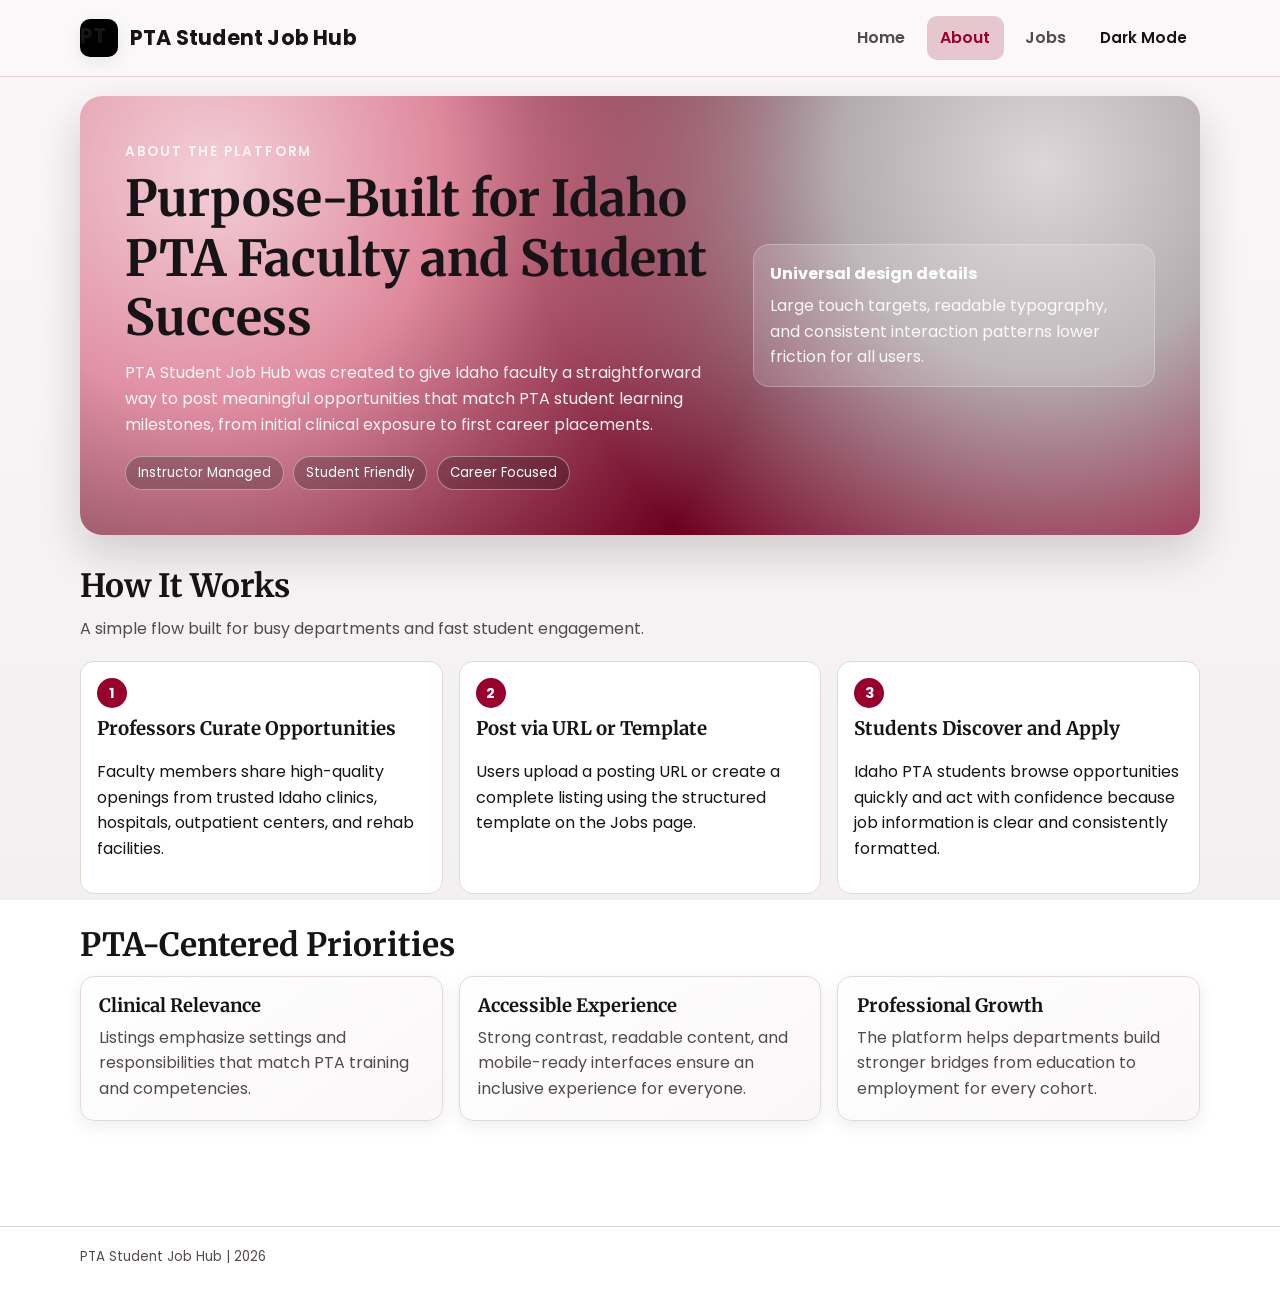
<file: about.html>
<!DOCTYPE html>
<html lang="en">
  <head>
    <meta charset="UTF-8" />
    <meta name="viewport" content="width=device-width, initial-scale=1.0" />
    <meta
      name="description"
      content="About the Idaho PTA Student Job Hub and how faculty and college students use it statewide."
    />
    <title>PTA Student Job Hub | About</title>
    <link rel="preconnect" href="https://fonts.googleapis.com" />
    <link rel="preconnect" href="https://fonts.gstatic.com" crossorigin />
    <link
      href="https://fonts.googleapis.com/css2?family=Merriweather:wght@400;700&family=Poppins:wght@400;500;600;700&display=swap"
      rel="stylesheet"
    />
    <link rel="stylesheet" href="styles.css" />
  </head>
  <body data-page="about">
    <header class="site-header">
      <div class="container header-inner">
        <a class="brand" href="index.html" aria-label="PTA Student Job Hub home">
          <span class="brand-mark">PT</span>
          <span>PTA Student Job Hub</span>
        </a>
        <nav class="nav-links" aria-label="Main navigation">
          <a class="nav-link" data-page="home" href="index.html">Home</a>
          <a class="nav-link" data-page="about" href="about.html">About</a>
          <a class="nav-link" data-page="jobs" href="jobs.html">Jobs</a>
          <button class="theme-toggle" id="themeToggle" type="button" aria-label="Dark Mode" aria-pressed="false">
            Dark Mode
          </button>
        </nav>
      </div>
    </header>

    <main>
      <div class="container">
        <section class="hero reveal">
          <div class="hero-content">
            <div>
              <p class="eyebrow">About The Platform</p>
              <h1>Purpose-Built for Idaho PTA Faculty and Student Success</h1>
              <p>
                PTA Student Job Hub was created to give Idaho faculty a straightforward
                way to post meaningful opportunities that match PTA student learning
                milestones, from initial clinical exposure to first career placements.
              </p>
              <div class="pill-wrap">
                <span class="pill">Instructor Managed</span>
                <span class="pill">Student Friendly</span>
                <span class="pill">Career Focused</span>
              </div>
            </div>
            <aside class="hero-panel reveal reveal-delay-2">
              <strong>Universal design details</strong>
              <p>
                Large touch targets, readable typography, and consistent interaction
                patterns lower friction for all users.
              </p>
            </aside>
          </div>
        </section>

        <section class="section">
          <h2 class="section-title reveal reveal-delay-1">How It Works</h2>
          <p class="section-subtitle reveal reveal-delay-1">
            A simple flow built for busy departments and fast student engagement.
          </p>
          <div class="timeline">
            <article class="step reveal reveal-delay-1">
              <div class="step-number">1</div>
              <h3>Professors Curate Opportunities</h3>
              <p>
                Faculty members share high-quality openings from trusted Idaho clinics,
                hospitals, outpatient centers, and rehab facilities.
              </p>
            </article>
            <article class="step reveal reveal-delay-2">
              <div class="step-number">2</div>
              <h3>Post via URL or Template</h3>
              <p>
                Users upload a posting URL or create a complete listing using the
                structured template on the Jobs page.
              </p>
            </article>
            <article class="step reveal reveal-delay-3">
              <div class="step-number">3</div>
              <h3>Students Discover and Apply</h3>
              <p>
                Idaho PTA students browse opportunities quickly and act with confidence
                because job information is clear and consistently formatted.
              </p>
            </article>
          </div>
        </section>

        <section class="section">
          <h2 class="section-title reveal reveal-delay-1">PTA-Centered Priorities</h2>
          <div class="grid cols-3">
            <article class="card reveal reveal-delay-1">
              <h3>Clinical Relevance</h3>
              <p>
                Listings emphasize settings and responsibilities that match PTA training
                and competencies.
              </p>
            </article>
            <article class="card reveal reveal-delay-2">
              <h3>Accessible Experience</h3>
              <p>
                Strong contrast, readable content, and mobile-ready interfaces ensure an
                inclusive experience for everyone.
              </p>
            </article>
            <article class="card reveal reveal-delay-3">
              <h3>Professional Growth</h3>
              <p>
                The platform helps departments build stronger bridges from education to
                employment for every cohort.
              </p>
            </article>
          </div>
        </section>
      </div>
    </main>

    <footer class="footer">
      <div class="container">
        <small>PTA Student Job Hub | <span data-year></span></small>
      </div>
    </footer>

    <script src="script.js"></script>
  </body>
</html>
</file>
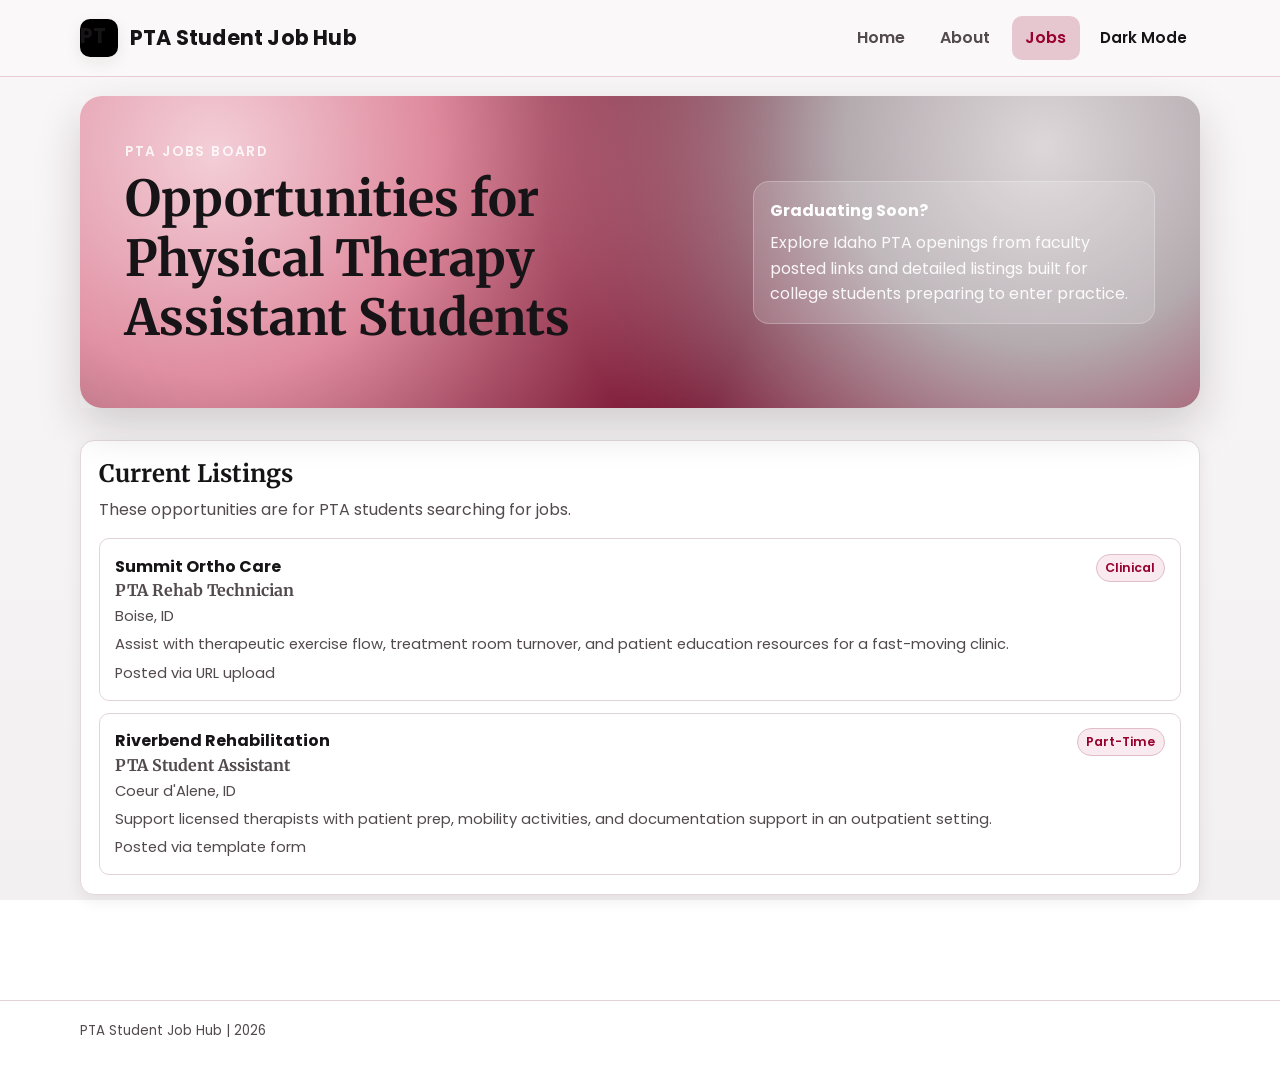
<file: jobs.html>
<!DOCTYPE html>
<html lang="en">
  <head>
    <meta charset="UTF-8" />
    <meta name="viewport" content="width=device-width, initial-scale=1.0" />
    <meta
      name="description"
      content="Post and browse Idaho Physical Therapy Assistant job listings for college students."
    />
    <title>PTA Student Job Hub | Jobs</title>
    <link rel="preconnect" href="https://fonts.googleapis.com" />
    <link rel="preconnect" href="https://fonts.gstatic.com" crossorigin />
    <link
      href="https://fonts.googleapis.com/css2?family=Merriweather:wght@400;700&family=Poppins:wght@400;500;600;700&display=swap"
      rel="stylesheet"
    />
    <link rel="stylesheet" href="styles.css" />
  </head>
  <body data-page="jobs">
    <header class="site-header">
      <div class="container header-inner">
        <a class="brand" href="index.html" aria-label="PTA Student Job Hub home">
          <span class="brand-mark">PT</span>
          <span>PTA Student Job Hub</span>
        </a>
        <nav class="nav-links" aria-label="Main navigation">
          <a class="nav-link" data-page="home" href="index.html">Home</a>
          <a class="nav-link" data-page="about" href="about.html">About</a>
          <a class="nav-link" data-page="jobs" href="jobs.html">Jobs</a>
          <button class="theme-toggle" id="themeToggle" type="button" aria-label="Dark Mode" aria-pressed="false">
            Dark Mode
          </button>
        </nav>
      </div>
    </header>

    <main>
      <div class="container">
        <section class="hero reveal">
          <div class="hero-content">
            <div>
              <p class="eyebrow">PTA Jobs Board</p>
              <h1>Opportunities for Physical Therapy Assistant Students</h1>
              <div class="cta-row">
                <button class="btn btn-primary" id="openUpload" type="button">
                  Upload Job Listing
                </button>
                <div class="guide-tooltip-wrap">
                  <button
                    class="btn btn-muted guide-trigger"
                    id="quickGuideTrigger"
                    type="button"
                    aria-expanded="false"
                    aria-controls="quickGuideTooltip"
                  >
                    Quick Posting Guide
                  </button>
                  <aside
                    class="guide-tooltip"
                    id="quickGuideTooltip"
                    role="tooltip"
                    aria-labelledby="quickGuideTitle"
                    aria-hidden="true"
                  >
                    <h2 id="quickGuideTitle">Quick Posting Guide</h2>
                    <p>
                      Select Upload Job Listing, choose your posting method, and submit.
                      New entries appear instantly in Current Listings.
                    </p>
                    <ol class="guide-steps">
                      <li>Open Upload</li>
                      <li>Choose URL or Template</li>
                      <li>Submit and Publish</li>
                    </ol>
                  </aside>
                </div>
              </div>
            </div>
            <aside class="hero-panel reveal reveal-delay-2" aria-label="Posting process summary">
              <strong>Graduating Soon?</strong>
              <p>
                Explore Idaho PTA openings from faculty posted links and detailed
                listings built for college students preparing to enter practice.
              </p>
            </aside>
          </div>
        </section>

        <section class="section">
          <section class="listings reveal reveal-delay-1" aria-labelledby="currentListingsTitle">
            <h2 id="currentListingsTitle">Current Listings</h2>
            <p class="section-subtitle">
              These opportunities are for PTA students searching for
              jobs.
            </p>
            <ul class="jobs-list" id="jobsList" aria-live="polite">
              <li class="job-item">
                <div class="job-item-head">
                  <div class="job-heading-stack">
                    <p class="job-organization">Riverbend Rehabilitation</p>
                    <h3 class="job-role">PTA Student Assistant</h3>
                  </div>
                  <span class="job-tag">Part-Time</span>
                </div>
                <p class="job-location">Coeur d'Alene, ID</p>
                <p class="job-notes">
                  Support licensed therapists with patient prep, mobility activities, and
                  documentation support in an outpatient setting.
                </p>
                <p class="job-notes">Posted via template form</p>
              </li>
              <li class="job-item">
                <div class="job-item-head">
                  <div class="job-heading-stack">
                    <p class="job-organization">Summit Ortho Care</p>
                    <h3 class="job-role">PTA Rehab Technician</h3>
                  </div>
                  <span class="job-tag">Clinical</span>
                </div>
                <p class="job-location">Boise, ID</p>
                <p class="job-notes">
                  Assist with therapeutic exercise flow, treatment room turnover, and
                  patient education resources for a fast-moving clinic.
                </p>
                <p class="job-notes">Posted via URL upload</p>
              </li>
            </ul>
          </section>
        </section>
      </div>
    </main>

    <dialog class="modal" id="uploadModal" aria-hidden="true" aria-labelledby="uploadHeading">
      <div class="modal-overlay" aria-hidden="true"></div>
      <div class="modal-card">
        <div class="modal-top">
          <h3 id="uploadHeading">Upload a Job Listing</h3>
          <button class="close-btn" id="closeUpload" type="button" aria-label="Close upload dialog">
            <span aria-hidden="true">&times;</span>
          </button>
        </div>

        <div class="tab-row" role="tablist" aria-label="Upload options">
          <button class="tab-btn" data-target="urlPanel" role="tab" aria-selected="true" type="button">
            Upload by URL
          </button>
          <button class="tab-btn" data-target="templatePanel" role="tab" aria-selected="false" type="button">
            Create with Template
          </button>
        </div>

        <section class="tab-panel active" id="urlPanel" role="tabpanel">
          <form id="urlForm">
            <div class="form-grid">
              <div class="field full">
                <label for="urlRoleTitle">Job Title</label>
                <input id="urlRoleTitle" name="urlRoleTitle" type="text" placeholder="PTA Rehab Technician" required />
              </div>
              <div class="field full">
                <label for="jobUrl">Job Posting URL</label>
                <input id="jobUrl" name="jobUrl" type="url" placeholder="https://exampleclinic.com/careers/pta-role" required />
              </div>
              <div class="field full">
                <label for="urlOrganization">Organization</label>
                <input id="urlOrganization" name="urlOrganization" type="text" placeholder="Clinic or Healthcare Organization" required />
              </div>
              <div class="field">
                <label for="urlState">State</label>
                <select id="urlState" name="urlState" required>
                  <option value="">Select state</option>
                  <option value="ID">Idaho</option>
                  <option value="WA">Washington</option>
                </select>
              </div>
              <div class="field">
                <label for="urlCity">City</label>
                <select id="urlCity" name="urlCity" required disabled>
                  <option value="">Select city</option>
                </select>
              </div>
            </div>
            <div class="form-actions">
              <button type="button" class="btn btn-muted" data-close-modal>Cancel</button>
              <button type="submit" class="btn btn-primary">Add URL Listing</button>
            </div>
          </form>
        </section>

        <section class="tab-panel" id="templatePanel" role="tabpanel">
          <form id="templateForm">
            <div class="form-grid">
              <div class="field">
                <label for="role">Role Title</label>
                <input id="role" name="role" type="text" placeholder="PTA Student Assistant" required />
              </div>
              <div class="field">
                <label for="organization">Organization</label>
                <input id="organization" name="organization" type="text" placeholder="Organization name" required />
              </div>
              <div class="field">
                <label for="state">State</label>
                <select id="state" name="state" required>
                  <option value="">Select state</option>
                  <option value="ID">Idaho</option>
                  <option value="WA">Washington</option>
                </select>
              </div>
              <div class="field">
                <label for="city">City</label>
                <select id="city" name="city" required disabled>
                  <option value="">Select city</option>
                </select>
              </div>
              <div class="field">
                <label for="employmentType">Employment Type</label>
                <select id="employmentType" name="employmentType" required>
                  <option value="">Select type</option>
                  <option value="Part-Time">Part-Time</option>
                  <option value="Full-Time">Full-Time</option>
                  <option value="Clinical">Clinical</option>
                  <option value="Internship">Internship</option>
                </select>
              </div>
              <div class="field full">
                <label for="description">Job Description</label>
                <textarea id="description" name="description" placeholder="Describe duties, required skills, and ideal student profile." required></textarea>
              </div>
              <div class="field">
                <label for="contactPhone">Contact Phone</label>
                <input id="contactPhone" name="contactPhone" type="tel" inputmode="numeric" autocomplete="tel" maxlength="14" pattern="\(\d{3}\) \d{3}-\d{4}" placeholder="(208) 555-0123" />
              </div>
              <div class="field">
                <label for="payRate">Pay</label>
                <input id="payRate" name="payRate" type="number" min="0" step="0.01" placeholder="25.00" />
              </div>
              <div class="field full">
                <label for="benefitInput">Benefits</label>
                <input id="benefitInput" name="benefitInput" type="text" placeholder="Type a benefit and press Enter" />
                <ul class="benefits-editor-list" id="benefitsEditorList" aria-live="polite"></ul>
              </div>
            </div>
            <div class="form-actions">
              <button type="button" class="btn btn-muted" data-close-modal>Cancel</button>
              <button id="templateSubmitButton" type="submit" class="btn btn-primary">Create Listing</button>
            </div>
          </form>
        </section>

        <p class="flash" id="flashMessage" aria-live="polite"></p>
      </div>
    </dialog>

    <dialog class="modal" id="jobDetailsModal" aria-hidden="true" aria-labelledby="jobDetailsHeading">
      <div class="modal-overlay" aria-hidden="true"></div>
      <div class="modal-card job-details-card">
        <div class="modal-top">
          <h3 id="jobDetailsHeading">Job Listing Details</h3>
          <div class="modal-top-actions">
            <button class="btn btn-muted modal-edit-btn" id="editJobDetails" type="button">Edit Listing</button>
            <button class="close-btn" id="closeJobDetails" type="button" aria-label="Close job details">
              <span aria-hidden="true">&times;</span>
            </button>
          </div>
        </div>

        <div class="job-details-layout single-column">
          <section class="job-details-info" aria-label="Job details panel">
            <p class="details-kicker" id="detailsType">Listing</p>
            <p class="details-organization" id="detailsOrganization">Organization</p>
            <h4 class="details-title" id="detailsRole">PTA Role</h4>
            <p class="details-meta" id="detailsMeta">Location</p>
            <p class="details-description" id="detailsDescription">No description provided.</p>
            <div class="details-section" id="detailsPhoneSection" hidden>
              <h5 class="details-section-title">Contact Phone</h5>
              <p class="details-section-body" id="detailsPhone">(208) 555-0123</p>
            </div>
            <div class="details-section" id="detailsPaySection" hidden>
              <h5 class="details-section-title">Pay</h5>
              <p class="details-section-body" id="detailsPay">$25.00</p>
            </div>
            <div class="details-section" id="detailsBenefitsSection" hidden>
              <h5 class="details-section-title">Benefits</h5>
              <ul class="details-benefits-list" id="detailsBenefitsList"></ul>
            </div>
            <p class="details-source" id="detailsSource">Posted via listing</p>
            <a class="btn btn-primary details-link" id="detailsOpenLink" href="#" target="_blank" rel="noopener noreferrer">
              Open Original Job Posting
            </a>
          </section>
        </div>
      </div>
    </dialog>

    <footer class="footer">
      <div class="container">
        <small>PTA Student Job Hub | <span data-year></span></small>
      </div>
    </footer>

    <script src="script.js"></script>
  </body>
</html>
</file>
<file: styles.css>
:root {
  --bg-top: #faf7f8;
  --bg: #f3f0f1;
  --surface: #ffffff;
  --surface-2: #f4eeef;
  --text: #161416;
  --muted: #524a4d;
  --primary: #98002e;
  --primary-2: #bc0a3d;
  --primary-soft: rgba(152, 0, 46, 0.12);
  --primary-soft-strong: rgba(152, 0, 46, 0.2);
  --btn-on-primary: #ffffff;
  --accent: #1f1f1f;
  --danger: #a82d3a;
  --radius: 14px;
  --radius-sm: 10px;
  --shadow-lg: 0 18px 45px rgba(35, 20, 24, 0.18);
  --shadow-md: 0 12px 28px rgba(35, 20, 24, 0.12);
  --shadow-sm: 0 5px 16px rgba(35, 20, 24, 0.08);
  --grad-hero: radial-gradient(circle at 12% 18%, #f2c9d3 0%, #dd8398 22%, transparent 55%),
    radial-gradient(circle at 86% 16%, #ddd7d9 0%, #b4abaf 20%, transparent 50%),
    linear-gradient(125deg, #22060f 0%, #5f001d 50%, #98002e 100%);
  --grad-card: linear-gradient(145deg, #ffffff, #faf7f8);
  --ring: 0 0 0 4px rgba(152, 0, 46, 0.24);
  --max-width: 1120px;
  --header-bg: rgba(250, 248, 248, 0.92);
  --header-border: rgba(152, 0, 46, 0.18);
  --sidebar-bg: linear-gradient(180deg, #2a171c 0%, #1a0d11 100%);
  --sidebar-label: #e8a0b0;
  --sidebar-accent: rgba(152, 0, 46, 0.28);
  --sidebar-accent-strong: rgba(152, 0, 46, 0.45);
  --sidebar-accent-border: rgba(232, 160, 176, 0.45);
  --sidebar-accent-border-strong: rgba(232, 160, 176, 0.7);
  --sidebar-link-hover: #f6dce4;
  --sidebar-icon: #f6dce4;
  --sidebar-focus: #e8a0b0;
  --job-hover-border: #cfa8b4;
  --body-bg-light: linear-gradient(180deg, #faf7f8 0%, #f3f0f1 100%);
}

:root[data-theme="dark"] {
  --bg-top: #0c0f13;
  --bg: #12161c;
  --surface: #1a212a;
  --surface-2: #252d38;
  --text: #eff3f8;
  --muted: #b7c0cd;
  --grad-card: linear-gradient(145deg, #202833, #1b232c);
  --shadow-lg: 0 18px 45px rgba(2, 6, 12, 0.5);
  --shadow-md: 0 12px 28px rgba(2, 6, 12, 0.42);
  --shadow-sm: 0 5px 16px rgba(2, 6, 12, 0.34);
  --ring: 0 0 0 4px rgba(188, 10, 61, 0.38);
  --header-bg: rgba(15, 19, 25, 0.88);
}

/* University of Idaho — black / Vandal gold / white from school branding */
:root[data-school="uidaho"] {
  --bg-top: #faf8f1;
  --bg: #f2efe4;
  --surface: #ffffff;
  --surface-2: #f4f0e4;
  --text: #101010;
  --muted: #4d4a40;
  --primary: #c9a227;
  --primary-2: #e0b83a;
  --primary-soft: rgba(201, 162, 39, 0.16);
  --primary-soft-strong: rgba(201, 162, 39, 0.28);
  --btn-on-primary: #0a0a0a;
  --accent: #000000;
  --grad-hero: radial-gradient(circle at 14% 18%, #f1b82d 0%, #c9a227 20%, transparent 52%),
    radial-gradient(circle at 88% 14%, #3a3a3a 0%, #151515 24%, transparent 52%),
    linear-gradient(125deg, #000000 0%, #1a1505 46%, #c9a227 100%);
  --grad-card: linear-gradient(145deg, #ffffff, #faf8f1);
  --ring: 0 0 0 4px rgba(201, 162, 39, 0.34);
  --header-bg: rgba(250, 248, 241, 0.94);
  --header-border: rgba(201, 162, 39, 0.35);
  --sidebar-bg: linear-gradient(180deg, #171717 0%, #000000 100%);
  --sidebar-label: #f1b82d;
  --sidebar-accent: rgba(241, 184, 45, 0.2);
  --sidebar-accent-strong: rgba(241, 184, 45, 0.36);
  --sidebar-accent-border: rgba(241, 184, 45, 0.55);
  --sidebar-accent-border-strong: rgba(241, 184, 45, 0.85);
  --sidebar-link-hover: #fff6d6;
  --sidebar-icon: #f1b82d;
  --sidebar-focus: #f1b82d;
  --job-hover-border: #d4b24a;
  --body-bg-light: linear-gradient(180deg, #faf8f1 0%, #f2efe4 100%);
}

:root[data-theme="dark"][data-school="uidaho"] {
  --vandal-gold: #f1b300;
  --vandal-silver: #a2aaad;
  --vandal-black: #000000;
  --bg-top: #000000;
  --bg: #000000;
  --surface: #0c0c0c;
  --surface-2: #141414;
  --text: #f5f5f5;
  --muted: #a2aaad;
  --primary: #f1b300;
  --primary-2: #ffc627;
  --primary-soft: rgba(241, 179, 0, 0.18);
  --primary-soft-strong: rgba(241, 179, 0, 0.3);
  --btn-on-primary: #000000;
  --accent: #a2aaad;
  --grad-hero: radial-gradient(circle at 78% 42%, rgba(241, 179, 0, 0.28) 0%, transparent 42%),
    radial-gradient(circle at 18% 20%, rgba(162, 170, 173, 0.12) 0%, transparent 40%),
    linear-gradient(135deg, #000000 0%, #0a0a0a 58%, #161200 100%);
  --grad-card: linear-gradient(145deg, #121212, #0a0a0a);
  --ring: 0 0 0 4px rgba(241, 179, 0, 0.4);
  --header-bg: rgba(0, 0, 0, 0.94);
  --header-border: rgba(162, 170, 173, 0.4);
  --sidebar-bg: #000000;
  --sidebar-label: #f1b300;
  --sidebar-accent: rgba(241, 179, 0, 0.16);
  --sidebar-accent-strong: rgba(241, 179, 0, 0.32);
  --sidebar-accent-border: rgba(241, 179, 0, 0.55);
  --sidebar-accent-border-strong: rgba(241, 179, 0, 0.9);
  --sidebar-link-hover: #ffe27a;
  --sidebar-icon: #f1b300;
  --sidebar-focus: #f1b300;
  --job-hover-border: #f1b300;
  --shadow-lg: 0 18px 45px rgba(0, 0, 0, 0.7);
  --shadow-md: 0 12px 28px rgba(0, 0, 0, 0.55);
  --shadow-sm: 0 5px 16px rgba(0, 0, 0, 0.45);
  --body-bg-dark:
    linear-gradient(
      90deg,
      #f1b300 0 8px,
      transparent 8px
    ),
    url("data:image/svg+xml,%3Csvg viewBox='0 0 180 180' xmlns='http://www.w3.org/2000/svg'%3E%3Cfilter id='n'%3E%3CfeTurbulence type='fractalNoise' baseFrequency='0.85' numOctaves='3' stitchTiles='stitch'/%3E%3CfeColorMatrix type='saturate' values='0'/%3E%3C/filter%3E%3Crect width='100%25' height='100%25' filter='url(%23n)' opacity='0.28'/%3E%3C/svg%3E"),
    #000000;
}

* {
  box-sizing: border-box;
}

html,
body {
  margin: 0;
  padding: 0;
  min-height: 100%;
}

body {
  font-family: "Poppins", "Segoe UI", sans-serif;
  background: transparent;
  color: var(--text);
  line-height: 1.6;
  transition: color 0.5s ease;
}

/* Two fixed background layers that crossfade on theme switch */
body::before,
body::after {
  content: "";
  position: fixed;
  inset: 0;
  z-index: -1;
  transition: opacity 0.55s ease;
}

body::before {
  background: var(--body-bg-light);
  opacity: 1;
}

body::after {
  background: linear-gradient(180deg, #0c0f13 0%, #12161c 100%);
  opacity: 0;
}

:root[data-theme="dark"] body::before {
  opacity: 0;
}

:root[data-theme="dark"] body::after {
  opacity: 1;
}

:root[data-theme="dark"][data-school="uidaho"] body::after {
  background-color: #000000;
  background-image:
    linear-gradient(
      90deg,
      #f1b300 0 8px,
      transparent 8px
    ),
    url("data:image/svg+xml,%3Csvg viewBox='0 0 180 180' xmlns='http://www.w3.org/2000/svg'%3E%3Cfilter id='n'%3E%3CfeTurbulence type='fractalNoise' baseFrequency='0.85' numOctaves='3' stitchTiles='stitch'/%3E%3CfeColorMatrix type='saturate' values='0'/%3E%3C/filter%3E%3Crect width='100%25' height='100%25' filter='url(%23n)' opacity='0.28'/%3E%3C/svg%3E");
  background-repeat: no-repeat, repeat;
  background-size: 100% 100%, 180px 180px;
}

:root[data-theme="dark"][data-school="uidaho"] .brand {
  color: #f1b300;
}

:root[data-theme="dark"][data-school="uidaho"] .site-header {
  border-bottom-color: rgba(162, 170, 173, 0.35);
  background: rgba(0, 0, 0, 0.96);
}

:root[data-theme="dark"][data-school="uidaho"] .nav-link.active {
  color: #f1b300;
}

:root[data-theme="dark"][data-school="uidaho"] .jobs-type-sidebar {
  background: #000000;
  border-right: 1px solid rgba(162, 170, 173, 0.28);
}

:root[data-theme="dark"][data-school="uidaho"] .card,
:root[data-theme="dark"][data-school="uidaho"] .listings,
:root[data-theme="dark"][data-school="uidaho"] .job-item,
:root[data-theme="dark"][data-school="uidaho"] .modal-card,
:root[data-theme="dark"][data-school="uidaho"] .auth-card,
:root[data-theme="dark"][data-school="uidaho"] .admin-panel,
:root[data-theme="dark"][data-school="uidaho"] .settings-panel,
:root[data-theme="dark"][data-school="uidaho"] .settings-submenu-panel,
:root[data-theme="dark"][data-school="uidaho"] .jobs-toolbar,
:root[data-theme="dark"][data-school="uidaho"] .step,
:root[data-theme="dark"][data-school="uidaho"] .stat,
:root[data-theme="dark"][data-school="uidaho"] .guide-tooltip {
  background: #0c0c0c;
  border-color: rgba(162, 170, 173, 0.35);
}

:root[data-theme="dark"][data-school="uidaho"] .btn-primary {
  background: linear-gradient(145deg, #f1b300, #ffc627);
  color: #000000;
}

:root[data-theme="dark"][data-school="uidaho"] .eyebrow,
:root[data-theme="dark"][data-school="uidaho"] #jobsHeroEyebrow {
  color: #f1b300;
}

:root[data-theme="dark"][data-school="uidaho"] .footer {
  border-top-color: rgba(162, 170, 173, 0.28);
  color: #a2aaad;
}

/* Smooth transitions for all themed UI surfaces */
.site-header,
.card,
.job-card,
.modal,
.modal-inner,
.form-group input,
.form-group select,
.form-group textarea,
.badge,
.stat-card,
.timeline-item,
.alert,
.nav-link,
.settings-trigger,
.settings-panel,
.theme-toggle {
  transition: background-color 0.5s ease, color 0.45s ease, border-color 0.45s ease, box-shadow 0.5s ease;
}

a {
  color: inherit;
  text-decoration: none;
}

img {
  max-width: 100%;
}

.container {
  width: min(var(--max-width), 92%);
  margin: 0 auto;
}

.site-header {
  position: sticky;
  top: 0;
  z-index: 20;
  background: var(--header-bg);
  -webkit-backdrop-filter: blur(8px);
  backdrop-filter: blur(8px);
  border-bottom: 1px solid var(--header-border);
}

.header-inner {
  min-height: 76px;
  display: flex;
  align-items: center;
  justify-content: space-between;
  gap: 1rem;
}

.brand {
  display: inline-flex;
  align-items: center;
  gap: 0.75rem;
  font-weight: 700;
  font-size: calc(1.05rem + 4px);
  letter-spacing: 0.2px;
}

.brand-mark {
  width: 38px;
  height: 38px;
  border-radius: 10px;
  display: block;
  object-fit: cover;
  flex-shrink: 0;
  box-shadow: var(--shadow-sm);
  background: #000;
}

.nav-links {
  display: flex;
  align-items: center;
  gap: 0.5rem;
  position: relative;
}

.nav-hamburger {
  display: none;
  width: 2.6rem;
  height: 2.6rem;
  margin-left: auto;
  padding: 0;
  border-radius: 10px;
  border: 1px solid transparent;
  background: transparent;
  color: var(--text);
  cursor: pointer;
  flex-direction: column;
  align-items: center;
  justify-content: center;
  gap: 0.28rem;
}

.nav-hamburger-line {
  display: block;
  width: 1.15rem;
  height: 2px;
  border-radius: 2px;
  background: currentColor;
  transition: transform 0.2s ease, opacity 0.2s ease;
}

.nav-hamburger[aria-expanded="true"] .nav-hamburger-line:nth-child(1) {
  transform: translateY(6.5px) rotate(45deg);
}

.nav-hamburger[aria-expanded="true"] .nav-hamburger-line:nth-child(2) {
  opacity: 0;
}

.nav-hamburger[aria-expanded="true"] .nav-hamburger-line:nth-child(3) {
  transform: translateY(-6.5px) rotate(-45deg);
}

.nav-link {
  padding: 0.55rem 0.85rem;
  border-radius: 10px;
  font-weight: 600;
  color: var(--muted);
  transition: background 0.25s ease, color 0.25s ease, transform 0.25s ease;
}

.nav-link:hover {
  background: var(--primary-soft);
  color: var(--text);
  transform: translateY(-1px);
}

.nav-link.active {
  background: var(--primary-soft-strong);
  color: var(--primary);
}

.theme-toggle,
.settings-auth-btn,
.settings-link,
.settings-submenu-trigger {
  display: block;
  width: 100%;
  box-sizing: border-box;
  min-height: 2.5rem;
  padding: 0.55rem 0.72rem;
  border-radius: 8px;
  border: 1px solid transparent;
  background: transparent;
  color: var(--text);
  font-family: inherit;
  font-size: 0.95rem;
  font-weight: 600;
  line-height: 1.2;
  text-align: center;
  cursor: pointer;
}

.theme-toggle:hover,
.settings-auth-btn:hover,
.settings-link:hover,
.settings-submenu-trigger:hover,
.settings-submenu.open .settings-submenu-trigger {
  background: var(--primary-soft);
}

.settings-user {
  margin: 0;
  padding: 0.3rem 0.15rem 0;
  font-size: 0.8rem;
  color: var(--muted);
}

.hidden {
  display: none !important;
}

.theme-toggle:disabled {
  opacity: 0.72;
  cursor: not-allowed;
}

.settings-menu {
  position: relative;
  margin-left: auto;
  flex: 0 0 auto;
}

.settings-trigger {
  min-height: 44px;
  display: inline-flex;
  align-items: center;
  gap: 0.42rem;
  padding: 0.55rem 0.85rem;
  border-radius: 10px;
  color: var(--muted);
  background: transparent;
  border: 1px solid transparent;
  font-family: inherit;
  font-size: inherit;
  font-weight: 600;
  line-height: inherit;
  letter-spacing: inherit;
  cursor: pointer;
}

.settings-trigger:hover {
  background: var(--primary-soft);
  color: var(--text);
}

.settings-trigger:focus-visible,
.theme-toggle:focus-visible,
.settings-auth-btn:focus-visible {
  outline: none;
  box-shadow: var(--ring);
}

.settings-dots {
  display: none;
  font-size: 1.05rem;
  line-height: 1;
}

.settings-label {
  font-family: inherit;
  font-size: inherit;
  font-weight: inherit;
  line-height: inherit;
  letter-spacing: inherit;
}

.settings-panel {
  position: absolute;
  top: calc(100% + 0.45rem);
  right: 0;
  min-width: 188px;
  padding: 0.45rem;
  border-radius: 12px;
  border: 1px solid #d9cdd1;
  background: var(--surface);
  box-shadow: var(--shadow-md);
  display: none;
  z-index: 25;
}

.settings-menu.open .settings-panel {
  display: grid;
  gap: 0.25rem;
}

.settings-submenu {
  position: relative;
}

.settings-submenu-panel {
  position: absolute;
  right: 100%;
  top: 0;
  min-width: 210px;
  padding: 0.35rem;
  border-radius: 12px;
  border: 1px solid #d9cdd1;
  background: var(--surface);
  box-shadow: var(--shadow-md);
  display: grid;
  gap: 0.2rem;
  z-index: 30;
  opacity: 0;
  visibility: hidden;
  pointer-events: none;
  transform: translateX(6px);
  transition:
    opacity 0.2s ease,
    visibility 0.2s ease,
    transform 0.2s ease;
}

/* Keep hover alive while moving from Theme into the options panel. */
.settings-submenu-panel::before {
  content: '';
  position: absolute;
  top: 0;
  bottom: 0;
  left: 100%;
  width: 0.75rem;
}

/* Desktop: show Theme options only while hovering Theme (or its flyout). */
.settings-submenu:hover .settings-submenu-panel,
.settings-submenu.open .settings-submenu-panel {
  opacity: 1;
  visibility: visible;
  pointer-events: auto;
  transform: translateX(0);
}

.school-theme-option {
  display: block;
  width: 100%;
  padding: 0.55rem 0.7rem;
  border-radius: 8px;
  border: 1px solid transparent;
  background: transparent;
  color: var(--text);
  font-family: inherit;
  font-size: 0.92rem;
  font-weight: 600;
  text-align: left;
  cursor: pointer;
}

.school-theme-option:hover,
.school-theme-option:focus-visible {
  background: var(--primary-soft);
  outline: none;
}

.school-theme-option[aria-checked="true"] {
  background: var(--primary-soft-strong);
  color: var(--primary);
}

.teacher-access-note {
  margin: 0.65rem 0 0;
  font-size: 0.9rem;
  color: rgba(255, 255, 255, 0.88);
}

.auth-shell {
  padding-top: 2rem;
  padding-bottom: 3rem;
}

.auth-card {
  width: min(560px, 100%);
  background: var(--surface);
  border: 1px solid #e0d4d8;
  border-radius: 16px;
  box-shadow: var(--shadow-md);
  padding: 1.25rem;
}

.auth-subtext {
  margin: 0.35rem 0 1rem;
  color: var(--muted);
}

.auth-form {
  display: grid;
  gap: 0.55rem;
}

.auth-message {
  margin: 0.85rem 0 0;
  color: var(--muted);
  min-height: 1.35rem;
}

.auth-message.error {
  color: var(--danger);
}

.auth-note {
  margin: 0.55rem 0 0;
  font-size: 0.9rem;
  color: var(--muted);
}

/* Admin users page */
.admin-shell {
  padding-top: 2rem;
  padding-bottom: 3rem;
}

.admin-page-title {
  margin: 0 0 0.25rem;
  font-size: clamp(1.4rem, 3vw, 2rem);
}

.admin-page-subtitle {
  margin: 0 0 1.5rem;
  color: var(--muted);
}

.admin-users-layout {
  display: grid;
  grid-template-columns: 1fr 1fr;
  gap: 1.25rem;
  align-items: start;
}

.admin-panel {
  background: var(--surface);
  border: 1px solid #e0d4d8;
  border-radius: 16px;
  box-shadow: var(--shadow-md);
  padding: 1.25rem;
}

.admin-panel-head {
  display: flex;
  align-items: center;
  justify-content: space-between;
  gap: 0.75rem;
  margin-bottom: 1rem;
}

.admin-panel-head h2 {
  margin: 0;
  font-size: 1.1rem;
}

.admin-panel-hint {
  margin: 0 0 1rem;
  color: var(--muted);
  font-size: 0.92rem;
}

.btn-sm {
  font-size: 0.82rem;
  padding: 0.4rem 0.75rem;
}

/* User list */
.user-list {
  list-style: none;
  margin: 0;
  padding: 0;
  display: grid;
  gap: 0.6rem;
}

.user-list-empty {
  color: var(--muted);
  font-size: 0.92rem;
  padding: 0.5rem 0;
}

.user-list-item {
  border: 1px solid #e0d4d8;
  border-radius: 10px;
  padding: 0.75rem 0.9rem;
  display: grid;
  gap: 0.35rem;
}

.user-item-email {
  font-weight: 600;
  font-size: 0.9rem;
  color: var(--text);
  word-break: break-all;
}

.user-item-meta {
  font-size: 0.78rem;
  color: var(--muted);
  display: flex;
  flex-wrap: wrap;
  gap: 0.4rem;
}

.user-item-badge {
  padding: 0.1rem 0.45rem;
  border-radius: 999px;
  font-size: 0.74rem;
  font-weight: 600;
  border: 1px solid #dfbec8;
  background: #f8eaee;
  color: var(--primary);
}

.user-item-badge.badge-warn {
  border-color: #f0c58c;
  background: #fef6ea;
  color: #92540a;
}

.user-item-actions {
  display: flex;
  align-items: center;
  gap: 0.6rem;
  margin-top: 0.25rem;
  flex-wrap: wrap;
}

.user-permission-toggle {
  display: flex;
  align-items: center;
  gap: 0.45rem;
  font-size: 0.82rem;
  color: var(--muted);
  cursor: pointer;
  -webkit-user-select: none;
  user-select: none;
}

.user-permission-toggle input[type="checkbox"] {
  width: 15px;
  height: 15px;
  accent-color: var(--primary);
  cursor: pointer;
}

/* Profile modal */
.profile-row-name {
  grid-template-columns: 7rem 1fr auto;
  align-items: center;
}

.profile-edit-actions {
  display: flex;
  gap: 0.5rem;
  justify-content: flex-end;
  margin-top: 0.5rem;
}

.profile-modal-tabs {
  display: flex;
  gap: 0.5rem;
  margin: 1rem 0 0.5rem;
}

.profile-modal-tabs .tab-btn[aria-pressed="true"] {
  background: #f8e8ed;
  border-color: #cd8c9d;
  color: var(--primary);
}

.profile-modal-form {
  margin-top: 0.5rem;
}

/* Profile page */
.profile-layout {
  display: grid;
  grid-template-columns: 1fr 1fr;
  gap: 1.25rem;
  align-items: start;
}

.profile-info {
  margin: 0 0 1.25rem;
  display: grid;
  gap: 0.75rem;
}

.profile-row {
  display: grid;
  grid-template-columns: 7rem 1fr;
  gap: 0.5rem;
  align-items: baseline;
}

.profile-row dt {
  font-size: 0.82rem;
  font-weight: 600;
  color: var(--muted);
  text-transform: uppercase;
  letter-spacing: 0.5px;
}

.profile-row dd {
  margin: 0;
  font-weight: 500;
  word-break: break-all;
}

.profile-actions {
  display: flex;
  gap: 0.65rem;
  flex-wrap: wrap;
}

/* User list action buttons */
.user-item-action-row {
  display: flex;
  gap: 0.45rem;
  flex-wrap: wrap;
  margin-top: 0.4rem;
}

.user-action-btn {
  font-size: 0.78rem;
  padding: 0.3rem 0.65rem;
  border-radius: 8px;
}

.user-action-btn.btn-danger {
  background: linear-gradient(145deg, #b74747, #9e2f2f);
  color: #fff;
}

@media (max-width: 720px) {
  .profile-layout {
    grid-template-columns: 1fr;
  }
}

.modal-card-sm {
  max-width: 440px;
}

.modal-body {
  padding: 1.15rem;
}

.modal-form-actions {
  margin-top: 1rem;
}

.form-row-2 {
  display: grid;
  grid-template-columns: 1fr 1fr;
  gap: 0.65rem;
}

@media (max-width: 720px) {
  .admin-users-layout {
    grid-template-columns: 1fr;
  }

  .form-row-2 {
    grid-template-columns: 1fr;
  }
}

:root[data-theme="dark"] .admin-panel,
:root[data-theme="dark"] .user-list-item {
  border-color: #374151;
}

/* Password strength bar */
.pw-strength-bar {
  height: 6px;
  background: var(--border, #e5e7eb);
  border-radius: 3px;
  overflow: hidden;
  margin-top: 0.25rem;
}

.pw-strength-fill {
  height: 100%;
  width: 0%;
  border-radius: 3px;
  transition: width 0.25s ease, background 0.25s ease;
}

.pw-strength-fill[data-strength="1"] { width: 20%; background: #ef4444; }
.pw-strength-fill[data-strength="2"] { width: 40%; background: #f97316; }
.pw-strength-fill[data-strength="3"] { width: 60%; background: #eab308; }
.pw-strength-fill[data-strength="4"] { width: 80%; background: #84cc16; }
.pw-strength-fill[data-strength="5"] { width: 100%; background: #22c55e; }

/* Password requirements list */
.pw-requirements {
  list-style: none;
  padding: 0;
  margin: 0.4rem 0 0.2rem;
  display: grid;
  gap: 0.2rem;
}

.pw-req {
  font-size: 0.8rem;
  color: var(--muted);
  padding-left: 1.4rem;
  position: relative;
}

.pw-req::before {
  content: '✗';
  position: absolute;
  left: 0;
  color: var(--danger, #ef4444);
  font-weight: 700;
}

.pw-req.met {
  color: #16a34a;
}

.pw-req.met::before {
  content: '✓';
  color: #16a34a;
}

/* Password match indicator */
.pw-match-msg {
  font-size: 0.82rem;
  min-height: 1.1em;
  margin: 0.1rem 0 0.2rem;
}

.pw-match-msg.match { color: #16a34a; }
.pw-match-msg.no-match { color: var(--danger, #ef4444); }



main {
  padding-bottom: 4.5rem;
}

.hero {
  margin-top: 1.2rem;
  border-radius: 22px;
  box-shadow: var(--shadow-lg);
  background: var(--grad-hero);
  color: #fff;
  position: relative;
  overflow: visible;
  z-index: 8;
}

.hero::after {
  content: "";
  position: absolute;
  inset: 0;
  background: linear-gradient(110deg, rgba(255, 255, 255, 0.15), transparent 42%);
  pointer-events: none;
}

.hero-content {
  position: relative;
  z-index: 1;
  display: grid;
  grid-template-columns: 1.2fr 0.8fr;
  gap: 1.5rem;
  padding: clamp(1.8rem, 3.5vw, 3rem);
}

.eyebrow {
  font-size: 0.85rem;
  letter-spacing: 1.8px;
  text-transform: uppercase;
  font-weight: 600;
  opacity: 0.9;
}

#jobsHeroEyebrow {
  font-size: calc(0.85rem + 2px);
}

h1,
h2,
h3 {
  font-family: "Merriweather", Georgia, serif;
  margin-top: 0;
  line-height: 1.2;
  color: var(--text);
}

.hero h1 {
  margin: 0.4rem 0 0.8rem;
  font-size: clamp(1.8rem, 4.1vw, 3.1rem);
}

.hero p {
  margin: 0;
  max-width: 64ch;
  color: rgba(255, 255, 255, 0.92);
}

.pill-wrap {
  display: flex;
  flex-wrap: wrap;
  gap: 0.6rem;
  margin-top: 1.15rem;
}

.pill {
  background: rgba(12, 9, 10, 0.24);
  color: #fff;
  border: 1px solid rgba(255, 255, 255, 0.4);
  border-radius: 999px;
  padding: 0.35rem 0.75rem;
  font-size: 0.83rem;
}

.hero-panel {
  background: rgba(255, 255, 255, 0.16);
  border: 1px solid rgba(255, 255, 255, 0.24);
  border-radius: 16px;
  padding: 1rem;
  align-self: center;
}

.hero-panel strong {
  display: block;
  margin-bottom: 0.4rem;
}

.section {
  margin-top: 2rem;
}

.section-title {
  margin-bottom: 0.7rem;
  font-size: clamp(1.35rem, 2.5vw, 2rem);
}

.section-subtitle {
  margin-top: 0;
  color: var(--muted);
  max-width: 75ch;
}

.grid {
  display: grid;
  gap: 1rem;
}

.grid.cols-3 {
  grid-template-columns: repeat(3, minmax(0, 1fr));
}

.card {
  background: var(--grad-card);
  border: 1px solid #e2d8db;
  border-radius: var(--radius);
  box-shadow: var(--shadow-sm);
  padding: 1.15rem;
}

.card h3 {
  margin: 0 0 0.45rem;
  font-size: 1.15rem;
}

.card p {
  margin: 0;
  color: var(--muted);
}

.stats {
  margin-top: 1.2rem;
  display: grid;
  grid-template-columns: repeat(4, minmax(0, 1fr));
  gap: 0.85rem;
}

.stat {
  border-radius: 14px;
  padding: 1rem;
  background: var(--surface);
  border: 1px solid #e0d4d8;
  box-shadow: var(--shadow-sm);
}

.stat .value {
  display: block;
  font-size: 1.35rem;
  font-weight: 700;
  color: var(--primary);
}

.stat .label {
  color: var(--muted);
  font-size: 0.9rem;
}

button,
.btn {
  border: 0;
  cursor: pointer;
  border-radius: 12px;
  padding: 0.7rem 1rem;
  font-size: 0.96rem;
  font-weight: 600;
  transition: transform 0.2s ease, box-shadow 0.2s ease, filter 0.25s ease;
}

button:focus-visible,
.btn:focus-visible,
input:focus-visible,
select:focus-visible,
textarea:focus-visible,
.tab-btn:focus-visible {
  outline: none;
  box-shadow: var(--ring);
}

.btn-primary {
  background: linear-gradient(145deg, var(--primary), var(--primary-2));
  color: var(--btn-on-primary);
  box-shadow: var(--shadow-sm);
}

.btn-muted {
  color: var(--text);
  background: var(--surface-2);
  border: 1px solid #d9cdd1;
}

.btn-danger {
  color: #fff;
  background: linear-gradient(145deg, #b74747, #9e2f2f);
}

button:hover,
.btn:hover {
  transform: translateY(-1px);
  filter: brightness(1.02);
}

.cta-row {
  display: flex;
  flex-wrap: wrap;
  gap: 0.7rem;
  margin-top: 1rem;
  align-items: flex-start;
}

.guide-tooltip-wrap {
  position: relative;
}

.guide-trigger {
  white-space: nowrap;
}

.guide-tooltip {
  position: absolute;
  top: -0.15rem;
  left: calc(100% + 0.6rem);
  transform: none;
  z-index: 30;
  width: min(340px, 86vw);
  padding: 0.9rem;
  border-radius: 14px;
  border: 1px solid #dec6cc;
  background: var(--surface);
  box-shadow: var(--shadow-md);
  display: none;
  color: var(--text);
}

.guide-tooltip.open {
  display: block;
  animation: fade-up 0.28s ease forwards;
}

.guide-tooltip h2 {
  margin: 0;
  font-size: 1rem;
  color: var(--text);
}

.guide-tooltip p {
  margin: 0.4rem 0 0;
  color: var(--muted);
  font-size: 0.9rem;
}

.guide-steps {
  margin: 0.65rem 0 0;
  padding-left: 1.1rem;
  display: grid;
  gap: 0.25rem;
}

.guide-steps li {
  font-size: 0.9rem;
  color: var(--muted);
}

.timeline {
  margin-top: 1.2rem;
  display: grid;
  grid-template-columns: repeat(3, minmax(0, 1fr));
  gap: 1rem;
}

.step {
  background: var(--surface);
  border-radius: var(--radius);
  border: 1px solid #e2d8db;
  padding: 1rem;
}

.step-number {
  width: 30px;
  height: 30px;
  border-radius: 50%;
  display: grid;
  place-items: center;
  font-size: 0.9rem;
  font-weight: 700;
  margin-bottom: 0.6rem;
  color: var(--btn-on-primary);
  background: var(--primary);
}

.jobs-shell {
  display: flex;
  align-items: stretch;
  min-height: calc(100vh - 4.5rem);
}

.jobs-type-sidebar {
  position: fixed;
  top: 4.5rem;
  left: 0;
  bottom: 0;
  width: 280px;
  height: calc(100vh - 4.5rem);
  display: flex;
  flex-direction: column;
  padding: 1.25rem 1rem 1.25rem 1.25rem;
  background: var(--sidebar-bg);
  border-right: 1px solid rgba(255, 255, 255, 0.08);
  z-index: 5;
  overflow: hidden;
}

.jobs-type-select-trigger {
  display: none;
}

.jobs-type-header {
  display: flex;
  align-items: center;
  justify-content: space-between;
  gap: 0.55rem;
  margin-bottom: 0.75rem;
  flex-shrink: 0;
}

.jobs-type-section-label {
  margin: 0;
  color: var(--sidebar-label);
  font-size: calc(0.72rem + 4px);
  font-weight: 700;
  letter-spacing: 0.14em;
  text-transform: uppercase;
  flex-shrink: 0;
}

#jobsTypeSelectLabel {
  min-width: 0;
  overflow: hidden;
  text-overflow: ellipsis;
  white-space: nowrap;
}

.jobs-type-add-btn {
  box-sizing: border-box;
  position: relative;
  width: 1.75rem;
  height: 1.75rem;
  padding: 0;
  margin: 0;
  border-radius: 8px;
  border: 1px solid var(--sidebar-accent-border);
  background: var(--sidebar-accent);
  color: var(--sidebar-icon, var(--sidebar-link-hover));
  cursor: pointer;
  flex-shrink: 0;
}

.jobs-type-add-btn::before,
.jobs-type-add-btn::after {
  content: '';
  position: absolute;
  top: 50%;
  left: 50%;
  background: currentColor;
  border-radius: 1px;
  transform: translate(-50%, -50%);
}

.jobs-type-add-btn::before {
  width: 0.7rem;
  height: 2px;
}

.jobs-type-add-btn::after {
  width: 2px;
  height: 0.7rem;
}

.jobs-type-add-btn:hover,
.jobs-type-add-btn:focus-visible {
  background: var(--sidebar-accent-strong);
  border-color: var(--sidebar-accent-border-strong);
}

.jobs-type-add-btn:focus-visible {
  outline: 2px solid var(--sidebar-focus);
  outline-offset: 2px;
}

.jobs-type-nav {
  display: flex;
  flex-direction: column;
  gap: 0.2rem;
  flex: 1 1 auto;
  min-height: 0;
  overflow-x: hidden;
  overflow-y: auto;
  padding-right: 0.2rem;
  overscroll-behavior: contain;
  scrollbar-width: thin;
  scrollbar-color: rgba(232, 160, 176, 0.45) transparent;
}

.jobs-type-nav::-webkit-scrollbar {
  width: 6px;
}

.jobs-type-nav::-webkit-scrollbar-thumb {
  background: rgba(232, 160, 176, 0.45);
  border-radius: 999px;
}

.jobs-type-link {
  display: block;
  width: 100%;
  padding: 0.65rem 0.85rem;
  border-radius: var(--radius-sm);
  color: #c9b6bb;
  text-align: left;
  text-decoration: none;
  font-weight: 600;
  font-size: 0.9rem;
  font-family: inherit;
  line-height: 1.35;
  background: transparent;
  border: 1px solid transparent;
  cursor: pointer;
  transition:
    color 0.2s ease,
    background 0.2s ease,
    border-color 0.2s ease,
    transform 0.15s ease;
}

.jobs-type-link:hover,
.jobs-type-link:focus-visible {
  color: var(--sidebar-link-hover);
  background: var(--sidebar-accent);
  border-color: var(--sidebar-accent-border);
  transform: translateX(3px);
}

.jobs-type-link:focus-visible {
  outline: 2px solid var(--sidebar-focus);
  outline-offset: 2px;
}

.jobs-type-link-active,
.jobs-type-link[aria-selected="true"] {
  color: var(--sidebar-link-hover);
  background: var(--sidebar-accent-strong);
  border-color: var(--sidebar-accent-border);
}

.jobs-content {
  flex: 1;
  min-width: 0;
  margin-left: 220px;
  padding: 0 0 2rem;
}

.jobs-empty {
  margin: 0;
  padding: 1.25rem 0.85rem;
  color: var(--muted);
  font-size: 0.95rem;
  text-align: center;
  border: 1px dashed #e0d4d8;
  border-radius: var(--radius-sm);
  background: var(--surface-2, #faf7f8);
  list-style: none;
}

.listings {
  position: relative;
  z-index: 1;
  background: var(--surface);
  border-radius: var(--radius);
  border: 1px solid #e2d8db;
  box-shadow: var(--shadow-sm);
  padding: 1.15rem;
}

.listings-header {
  display: flex;
  align-items: flex-start;
  justify-content: space-between;
  gap: 0.85rem;
  margin-bottom: 0.15rem;
}

.listings-header-copy {
  min-width: 0;
  flex: 1 1 auto;
}

.listings-header .section-subtitle {
  margin-bottom: 0;
}

.listings-post-btn {
  flex: 0 0 auto;
  white-space: nowrap;
  margin-top: 0.15rem;
}

.jobs-toolbar {
  margin: 0.85rem 0 1rem;
  padding: 0.85rem;
  border: 1px solid #e0d4d8;
  border-radius: var(--radius-sm);
  background: var(--surface-2);
}

.jobs-toolbar-top {
  display: flex;
  align-items: stretch;
  gap: 0.65rem;
}

.jobs-toolbar-search {
  flex: 1 1 auto;
  min-width: 0;
}

.jobs-filters-toggle {
  flex: 0 0 auto;
  align-self: stretch;
  min-height: 42px;
  white-space: nowrap;
}

.jobs-toolbar-filters {
  margin-top: 0.75rem;
  padding-top: 0.75rem;
  border-top: 1px solid #e0d4d8;
}

.jobs-toolbar-grid {
  display: grid;
  grid-template-columns: repeat(4, minmax(0, 1fr));
  gap: 0.75rem;
}

.jobs-toolbar .field {
  margin: 0;
}

.jobs-toolbar label {
  display: block;
  margin-bottom: 0.3rem;
  font-size: 0.82rem;
  font-weight: 600;
  color: var(--muted);
}

.jobs-toolbar input,
.jobs-toolbar select {
  width: 100%;
  min-height: 42px;
  border: 1px solid #dccfd2;
  border-radius: 10px;
  background: var(--surface);
  color: var(--text);
  padding: 0.55rem 0.7rem;
  font: inherit;
}

.jobs-toolbar input:focus-visible,
.jobs-toolbar select:focus-visible {
  outline: none;
  box-shadow: var(--ring);
}

.jobs-toolbar-actions {
  margin-top: 0.75rem;
  display: flex;
  align-items: center;
  justify-content: space-between;
  gap: 0.75rem;
  flex-wrap: wrap;
}

.jobs-result-count {
  margin: 0;
  font-size: 0.88rem;
  color: var(--muted);
}

.jobs-result-count-inline {
  margin-top: 0.65rem;
}

.jobs-result-count-inline[hidden],
.jobs-toolbar-filters[hidden] {
  display: none !important;
}

.visually-hidden {
  position: absolute;
  width: 1px;
  height: 1px;
  padding: 0;
  margin: -1px;
  overflow: hidden;
  clip: rect(0, 0, 0, 0);
  white-space: nowrap;
  border: 0;
}

.job-posted-by,
.details-posted-by {
  margin: 0.35rem 0 0;
  color: var(--muted);
  font-size: 0.88rem;
}

.jobs-list {
  list-style: none;
  margin: 0;
  padding: 0;
  display: grid;
  gap: 0.75rem;
}

.job-item {
  border: 1px solid #e0d4d8;
  border-radius: var(--radius-sm);
  padding: 0.9rem;
  background: var(--surface);
}

.job-item.clickable {
  cursor: pointer;
  transition: transform 0.18s ease, box-shadow 0.2s ease, border-color 0.2s ease;
}

.job-item.clickable:hover {
  transform: translateY(-1px);
  border-color: var(--job-hover-border);
  box-shadow: 0 8px 18px rgba(47, 22, 28, 0.09);
}

.job-item.clickable:focus-visible {
  outline: none;
  box-shadow: var(--ring);
}

.job-item-head {
  display: flex;
  justify-content: space-between;
  align-items: flex-start;
  gap: 0.6rem;
}

.job-heading-stack {
  display: grid;
  gap: 0.12rem;
}

.job-organization {
  margin: 0;
  font-size: 1rem;
  font-weight: 700;
  color: var(--text);
}

.job-role {
  margin: 0;
  font-size: 1rem;
  font-weight: 700;
  color: var(--muted);
}

.job-location,
.job-notes {
  margin: 0.3rem 0 0;
  color: var(--muted);
  font-size: 0.92rem;
}

.job-tag {
  padding: 0.2rem 0.55rem;
  border-radius: 999px;
  font-size: 0.78rem;
  height: fit-content;
  font-weight: 600;
  border: 1px solid #dfbec8;
  background: #f8eaee;
  color: var(--primary);
}

.listings h2 {
  margin: 0 0 0.5rem;
}

.listings-header h2 {
  margin-bottom: 0.35rem;
}

body.modal-open {
  overflow: hidden;
}

.modal {
  position: fixed;
  inset: 0;
  display: none;
  align-items: flex-start;
  justify-content: center;
  z-index: 50;
  border: none;
  outline: none;
  background: transparent;
  max-width: 100%;
  max-height: 100%;
  width: 100%;
  height: 100%;
  overflow-y: auto;
  overflow-x: hidden;
  padding: 2rem 1rem;
}

.modal.open {
  display: flex;
}

.modal-overlay {
  position: fixed;
  inset: 0;
  background: rgba(18, 11, 12, 0.64);
}

.modal-card {
  position: relative;
  z-index: 1;
  width: min(840px, 95vw);
  background: var(--surface);
  color: var(--text);
  border-radius: 18px;
  box-shadow: var(--shadow-lg);
  border: 1px solid #e0d4d8;
  overflow: hidden;
  margin: auto;
}

.modal-top {
  display: flex;
  align-items: center;
  justify-content: space-between;
  gap: 0.8rem;
  padding: 1rem 1.15rem;
  border-bottom: 1px solid #e4dadd;
}

.modal-top h3 {
  margin: 0;
  font-size: 1.25rem;
  color: var(--text);
}

.modal-top-actions {
  display: flex;
  align-items: center;
  gap: 0.6rem;
}

.modal-edit-btn,
.modal-delete-btn {
  min-height: 38px;
  padding: 0.45rem 0.8rem;
  font-size: 0.88rem;
}

.close-btn {
  width: 38px;
  height: 38px;
  display: grid;
  place-items: center;
  border-radius: 10px;
  background: #f5f1f2;
  border: 1px solid #e1d7da;
  color: var(--text);
  font-size: 1.7rem;
  line-height: 1;
  padding: 0;
}

.close-btn:hover {
  background: #efe7e9;
  border-color: #cfa6b2;
}

.close-btn:active {
  transform: translateY(0);
  filter: none;
}

.tab-row {
  display: flex;
  gap: 0.6rem;
  padding: 0.75rem 1.15rem 0;
}

.upload-job-type-note {
  margin: 0.35rem 0 0;
  font-size: 0.82rem;
  color: var(--muted);
}

.tab-btn {
  border: 1px solid #dccfd2;
  background: #f4eeef;
  color: var(--text);
  border-radius: 999px;
  padding: 0.45rem 0.8rem;
  font-size: 0.88rem;
  font-weight: 600;
}

.tab-btn[aria-selected="true"] {
  background: #f8e8ed;
  border-color: #cd8c9d;
  color: var(--primary);
}

.tab-panel {
  display: none;
  padding: 1rem 1.15rem 1.2rem;
}

.tab-panel.active {
  display: block;
}

.job-details-card {
  width: min(1020px, 96vw);
}

.job-details-layout {
  display: grid;
  grid-template-columns: 0.95fr 1.05fr;
  gap: 0.85rem;
  padding: 1rem 1.15rem 1.2rem;
}

.job-details-layout.single-column {
  grid-template-columns: 1fr;
}

.job-details-info {
  border: 1px solid #e3dadd;
  border-radius: 12px;
  background: var(--surface);
  padding: 0.9rem;
  min-height: 360px;
}

.details-kicker {
  margin: 0;
  font-size: 0.82rem;
  letter-spacing: 0.7px;
  text-transform: uppercase;
  color: var(--primary);
  font-weight: 600;
}

.details-title {
  margin: 0.22rem 0 0;
  font-size: 1.2rem;
  color: var(--muted);
}

.details-organization {
  margin: 0.22rem 0 0;
  font-size: 1.2rem;
  font-weight: 700;
  color: var(--text);
}

.details-meta {
  margin: 0.42rem 0 0;
  font-weight: 600;
  color: var(--text);
}

.details-description {
  margin: 0.52rem 0 0;
  color: var(--muted);
}

.details-source {
  margin: 0.5rem 0 0;
  font-size: 0.88rem;
  color: var(--muted);
}

.details-section {
  margin-top: 0.9rem;
  padding-top: 0.75rem;
  border-top: 1px solid #eadfe2;
}

.details-section-title {
  margin: 0;
  font-size: 0.92rem;
  color: var(--text);
}

.details-section-body {
  margin: 0.35rem 0 0;
  color: var(--muted);
  white-space: pre-wrap;
}

.benefits-editor-list,
.details-benefits-list {
  list-style: none;
  margin: 0.65rem 0 0;
  padding: 0;
  display: grid;
  gap: 0.55rem;
}

.benefit-item,
.details-benefit-item {
  border: 1px solid #e3dadd;
  border-radius: 10px;
  background: var(--surface);
}

.benefit-item {
  display: flex;
  justify-content: space-between;
  align-items: center;
  gap: 0.75rem;
  padding: 0.6rem 0.7rem;
}

.benefit-text {
  color: var(--text);
  font-size: 0.92rem;
}

.benefit-actions {
  display: flex;
  gap: 0.35rem;
  flex-wrap: wrap;
}

.benefit-action-btn {
  min-width: 36px;
  min-height: 34px;
  padding: 0.35rem 0.55rem;
  background: var(--surface-2);
  border: 1px solid #ddcfd3;
  color: var(--text);
  font-size: 0.85rem;
}

.benefit-action-btn:hover {
  border-color: #cfa6b2;
}

.details-benefit-item {
  padding: 0.65rem 0.75rem;
  color: var(--muted);
}

.details-link {
  display: inline-flex;
  margin-top: 0.7rem;
}

.details-link.hidden {
  display: none;
}

.form-grid {
  display: grid;
  grid-template-columns: repeat(2, minmax(0, 1fr));
  gap: 0.75rem;
}

.field {
  display: grid;
  gap: 0.35rem;
}

.field.full {
  grid-column: 1 / -1;
}

label {
  font-size: 0.88rem;
  font-weight: 600;
  color: var(--text);
}

input,
select,
textarea {
  width: 100%;
  border: 1px solid #d2c7ca;
  border-radius: 10px;
  padding: 0.62rem 0.7rem;
  font: inherit;
  color: inherit;
  background: var(--surface);
}

select {
  -webkit-appearance: none;
  -moz-appearance: none;
  appearance: none;
  padding-right: 2.7rem;
  background-image:
    linear-gradient(45deg, transparent 50%, var(--muted) 50%),
    linear-gradient(135deg, var(--muted) 50%, transparent 50%);
  background-position:
    calc(100% - 17px) calc(50% - 2px),
    calc(100% - 11px) calc(50% - 2px);
  background-size: 6px 6px, 6px 6px;
  background-repeat: no-repeat;
}

select:disabled {
  background: var(--surface-2);
  color: var(--muted);
  cursor: not-allowed;
}

:root[data-theme="dark"] .nav-link,
:root[data-theme="dark"] .settings-panel,
:root[data-theme="dark"] .settings-submenu-panel,
:root[data-theme="dark"] .theme-toggle,
:root[data-theme="dark"] .settings-auth-btn,
:root[data-theme="dark"] .settings-link,
:root[data-theme="dark"] .settings-submenu-trigger,
:root[data-theme="dark"] .auth-card {
  border-color: #374151;
}

:root[data-theme="dark"] .jobs-toolbar {
  border-color: #374151;
}

:root[data-theme="dark"] .jobs-toolbar input,
:root[data-theme="dark"] .jobs-toolbar select {
  border-color: #4b5563;
  background: var(--surface);
}

:root[data-theme="dark"] .card,
:root[data-theme="dark"] .step,
:root[data-theme="dark"] .listings,
:root[data-theme="dark"] .stat,
:root[data-theme="dark"] .modal-card,
:root[data-theme="dark"] .job-item,
:root[data-theme="dark"] .jobs-empty,
:root[data-theme="dark"] .job-details-info,
:root[data-theme="dark"] .benefit-item,
:root[data-theme="dark"] .details-benefit-item {
  border-color: #374151;
}

:root[data-theme="dark"] .tab-btn {
  background: var(--surface-2);
  border-color: #4b5563;
}

:root[data-theme="dark"] .tab-btn[aria-selected="true"] {
  background: var(--primary-soft-strong);
  border-color: #cd8c9d;
  color: #f6dce4;
}

:root[data-theme="dark"] .close-btn {
  background: var(--surface-2);
  border-color: #4b5563;
  color: var(--text);
}

:root[data-theme="dark"] .guide-tooltip {
  border-color: #4b5563;
}

:root[data-theme="dark"] .footer {
  border-top-color: #374151;
}

textarea {
  resize: vertical;
  min-height: 90px;
}

.form-actions {
  margin-top: 0.95rem;
  display: flex;
  gap: 0.65rem;
  justify-content: flex-end;
  flex-wrap: wrap;
}

.flash {
  margin-top: 0.75rem;
  padding: 0.62rem 0.72rem;
  border-radius: 10px;
  font-size: 0.9rem;
  display: none;
}

.flash.ok {
  display: block;
  background: #f8ecef;
  border: 1px solid #dfbcc6;
  color: var(--primary);
}

.flash.err {
  display: block;
  background: #fdecec;
  border: 1px solid #f0bcbc;
  color: #802727;
}

.footer {
  margin-top: 2.1rem;
  padding: 1rem 0 1.5rem;
  color: var(--muted);
  border-top: 1px solid #e0d4d8;
}

.reveal {
  opacity: 0;
  transform: translateY(18px);
  animation: fade-up 0.7s ease forwards;
}

.reveal-delay-1 {
  animation-delay: 0.12s;
}

.reveal-delay-2 {
  animation-delay: 0.2s;
}

.reveal-delay-3 {
  animation-delay: 0.28s;
}

@keyframes fade-up {
  to {
    opacity: 1;
    transform: translateY(0);
  }
}

@media (prefers-reduced-motion: reduce) {
  body::before,
  body::after,
  .site-header,
  .card,
  .job-card,
  .modal,
  .modal-inner,
  .form-group input,
  .form-group select,
  .form-group textarea,
  .badge,
  .stat-card,
  .timeline-item,
  .alert,
  .nav-link,
  .settings-trigger,
  .settings-panel,
  .settings-submenu-panel,
  .theme-toggle,
  .settings-auth-btn,
  body {
    transition: none !important;
  }
}

@media (max-width: 980px) {
  .hero-content {
    grid-template-columns: 1fr;
  }

  .jobs-shell {
    flex-direction: column;
  }

  .jobs-type-sidebar {
    position: static;
    width: 100%;
    height: auto;
    max-height: none;
    bottom: auto;
    left: auto;
    padding: 1rem 1.25rem;
    border-right: none;
    border-bottom: 1px solid rgba(255, 255, 255, 0.08);
    overflow: visible;
    box-shadow: none;
  }

  .jobs-type-nav {
    flex-direction: row;
    flex-wrap: wrap;
    gap: 0.3rem;
    overflow: visible;
    max-height: none;
    padding-right: 0;
  }

  .jobs-content {
    margin-left: 0;
  }

  .jobs-type-link {
    width: auto;
    flex: 1 1 10rem;
  }

  .jobs-type-link:hover,
  .jobs-type-link:focus-visible {
    transform: translateY(-2px);
  }

  .jobs-toolbar-grid {
    grid-template-columns: 1fr 1fr;
  }

  .job-details-layout {
    grid-template-columns: 1fr;
  }

  .grid.cols-3,
  .timeline {
    grid-template-columns: repeat(2, minmax(0, 1fr));
  }

  .stats {
    grid-template-columns: repeat(2, minmax(0, 1fr));
  }
}

@media (max-width: 640px) {
  .header-inner {
    position: relative;
    flex-direction: row;
    flex-wrap: nowrap;
    align-items: center;
    padding: 0.6rem 0;
    gap: 0.55rem;
  }

  .nav-hamburger {
    display: inline-flex;
  }

  .nav-links {
    display: none;
    position: absolute;
    top: calc(100% + 0.4rem);
    left: 0;
    right: 0;
    width: auto;
    max-height: min(70vh, 28rem);
    overflow-x: hidden;
    overflow-y: auto;
    overscroll-behavior: contain;
    flex-direction: column;
    align-items: stretch;
    gap: 0.35rem;
    padding: 0.55rem;
    border-radius: 12px;
    border: 1px solid #d9cdd1;
    background: var(--surface);
    box-shadow: var(--shadow-md);
    z-index: 40;
  }

  .nav-links.open {
    display: flex;
  }

  :root[data-theme="dark"] .nav-links {
    border-color: #374151;
  }

  .nav-link {
    width: 100%;
    text-align: left;
  }

  .settings-menu {
    margin-left: 0;
    width: 100%;
  }

  .settings-trigger {
    width: 100%;
    justify-content: center;
    background: var(--surface-2);
    border-color: #d9cdd1;
  }

  :root[data-theme="dark"] .settings-trigger {
    border-color: #374151;
  }

  .settings-label {
    display: inline;
  }

  .settings-dots {
    display: none;
  }

  .settings-panel {
    position: static;
    right: auto;
    top: auto;
    margin-top: 0.35rem;
    min-width: 0;
    width: 100%;
    box-shadow: none;
  }

  .settings-submenu-panel {
    position: static;
    right: auto;
    top: auto;
    margin-top: 0.2rem;
    min-width: 0;
    width: 100%;
    box-shadow: none;
    transform: none;
    /* Hidden panels must leave the flow — opacity alone still reserves height. */
    display: none;
    opacity: 1;
    visibility: visible;
    pointer-events: auto;
    transition: none;
  }

  .settings-submenu:hover .settings-submenu-panel {
    display: none;
  }

  .settings-submenu.open .settings-submenu-panel {
    display: grid;
  }

  .jobs-type-header {
    margin-bottom: 0;
  }

  .jobs-type-select-trigger {
    display: inline-flex;
    align-items: center;
    justify-content: space-between;
    gap: 0.55rem;
    width: 20em;
    max-width: 20em;
    min-width: 0;
    flex: 1 1 20em;
    margin: 0;
    min-height: 1.75rem;
    padding: 0.35rem 0.65rem;
    border-radius: 8px;
    border: 1px solid var(--sidebar-accent-border);
    background: var(--sidebar-accent);
    color: #fff;
    font-family: inherit;
    font-size: 0.84rem;
    font-weight: 600;
    line-height: 1.2;
    text-align: left;
    cursor: pointer;
  }

  .jobs-type-header .jobs-type-add-btn {
    margin-left: 0;
  }

  .jobs-type-select-trigger:focus-visible {
    outline: 2px solid var(--sidebar-focus);
    outline-offset: 2px;
  }

  .jobs-type-select-caret {
    width: 0.45rem;
    height: 0.45rem;
    border-right: 2px solid currentColor;
    border-bottom: 2px solid currentColor;
    transform: rotate(45deg) translateY(-1px);
    flex-shrink: 0;
    opacity: 0.9;
    transition: transform 0.2s ease;
  }

  .jobs-type-sidebar.types-open .jobs-type-select-caret {
    transform: rotate(-135deg) translateY(-1px);
  }

  .jobs-type-nav {
    display: none;
    flex-direction: column;
    flex-wrap: nowrap;
    gap: 0.35rem;
    overflow: visible;
    max-height: none;
    padding: 0.35rem;
    margin: 0;
    border-radius: 12px;
    border: 1px solid var(--sidebar-accent-border);
    background: rgba(0, 0, 0, 0.28);
  }

  .jobs-type-sidebar.types-open .jobs-type-nav {
    display: flex;
    max-height: min(42vh, 18rem);
    overflow-y: auto;
    overscroll-behavior: contain;
    scroll-snap-type: y proximity;
    -webkit-overflow-scrolling: touch;
  }

  .jobs-type-link {
    width: 100%;
    flex: 0 0 auto;
    scroll-snap-align: start;
  }

  .jobs-type-link:hover,
  .jobs-type-link:focus-visible {
    transform: none;
  }

  .jobs-toolbar-grid {
    grid-template-columns: 1fr;
  }

  .listings-header {
    flex-wrap: wrap;
  }

  .grid.cols-3,
  .timeline,
  .stats,
  .form-grid {
    grid-template-columns: 1fr;
  }

  .modal-card {
    width: 100%;
  }

  .guide-tooltip {
    top: calc(100% + 0.55rem);
    left: 0;
    transform: none;
    width: min(320px, 92vw);
  }
}

/* ==========================================================================
   Employer listing wizard (/request-listing)
   Sized for one-time visitors on phones: larger type than the rest of the
   site, 44px minimum targets (WCAG 2.5.5), and errors that are hard to miss.
   ========================================================================== */

.wizard-shell {
  max-width: 720px;
  padding: 2.5rem 0 4rem;
}

.btn-header-back {
  margin-left: auto;
  min-height: 44px;
  display: inline-flex;
  align-items: center;
}

/* --- intro ---------------------------------------------------------------- */
.wizard-intro,
.wizard-card,
.wizard-done {
  background: var(--grad-card);
  border: 1px solid var(--header-border);
  border-radius: var(--radius);
  box-shadow: var(--shadow-md);
  padding: 2.25rem;
}

.wizard-intro h1,
.wizard-done h1 {
  font-size: clamp(1.75rem, 4vw, 2.3rem);
  margin: 0.35rem 0 0.75rem;
}

.wizard-intro-lead {
  font-size: 1.125rem;
  line-height: 1.6;
  color: var(--text);
  margin-bottom: 1.5rem;
}

.wizard-facts {
  list-style: none;
  padding: 0;
  margin: 0 0 1.75rem;
  display: grid;
  gap: 0.85rem;
}

.wizard-facts li {
  display: flex;
  align-items: center;
  gap: 0.75rem;
  font-size: 1.05rem;
  color: var(--muted);
}

.wizard-fact-icon {
  flex: 0 0 auto;
  width: 30px;
  height: 30px;
  border-radius: 50%;
  display: grid;
  place-items: center;
  background: var(--primary-soft);
  color: var(--primary);
  font-weight: 700;
  font-size: 0.95rem;
}

.btn-wizard-start {
  min-height: 56px;
  font-size: 1.15rem;
  padding-inline: 2.5rem;
  width: 100%;
}

.wizard-intro-note {
  margin: 1.25rem 0 0;
  font-size: 0.95rem;
  color: var(--muted);
}

/* --- progress ------------------------------------------------------------- */
.wizard-progress {
  margin-bottom: 1.75rem;
}

.wizard-progress-label {
  margin: 0 0 0.5rem;
  font-weight: 600;
  font-size: 1rem;
  color: var(--muted);
}

.wizard-progress-track {
  height: 10px;
  border-radius: 999px;
  background: var(--surface-2);
  overflow: hidden;
}

.wizard-progress-fill {
  height: 100%;
  width: 20%;
  border-radius: 999px;
  background: linear-gradient(90deg, var(--primary), var(--primary-2));
  transition: width 0.25s ease;
}

/* --- error summary -------------------------------------------------------- */
.wizard-errors {
  border: 3px solid var(--danger);
  border-radius: var(--radius-sm);
  padding: 1.15rem 1.25rem;
  margin-bottom: 1.75rem;
  background: color-mix(in srgb, var(--danger) 8%, var(--surface));
}

.wizard-errors:focus {
  outline: none;
  box-shadow: 0 0 0 4px color-mix(in srgb, var(--danger) 30%, transparent);
}

.wizard-errors-title {
  margin: 0 0 0.6rem;
  font-size: 1.15rem;
  color: var(--danger);
}

.wizard-errors ul {
  margin: 0;
  padding-left: 1.2rem;
}

.wizard-errors li + li {
  margin-top: 0.4rem;
}

.wizard-errors a {
  color: var(--danger);
  font-weight: 600;
}

/* --- steps ---------------------------------------------------------------- */
.wizard-step {
  border: 0;
  padding: 0;
  margin: 0;
}

.wizard-step-heading {
  font-family: 'Merriweather', Georgia, serif;
  font-size: clamp(1.4rem, 3.5vw, 1.8rem);
  line-height: 1.3;
  margin: 0 0 0.6rem;
  padding: 0;
}

.wizard-step-heading:focus {
  outline: none;
}

.wizard-step-hint {
  font-size: 1.02rem;
  line-height: 1.55;
  color: var(--muted);
  margin: 0 0 1.75rem;
}

.wizard-field {
  margin-bottom: 1.85rem;
}

.wizard-field > label {
  display: block;
  font-size: 1.1rem;
  font-weight: 600;
  margin-bottom: 0.35rem;
}

.wizard-optional {
  font-weight: 400;
  color: var(--muted);
}

.wizard-field-hint {
  font-size: 0.98rem;
  line-height: 1.5;
  color: var(--muted);
  margin: 0 0 0.6rem;
}

.wizard-field input[type='text'],
.wizard-field input[type='email'],
.wizard-field input[type='tel'],
.wizard-field input[type='url'],
.wizard-field select,
.wizard-field textarea {
  width: 100%;
  min-height: 52px;
  padding: 0.75rem 0.9rem;
  font-size: 1.08rem;
  font-family: inherit;
  color: var(--text);
  background-color: var(--surface);
  border: 2px solid color-mix(in srgb, var(--muted) 45%, transparent);
  border-radius: var(--radius-sm);
}

.wizard-field textarea {
  min-height: 150px;
  line-height: 1.55;
  resize: vertical;
}

.wizard-field input:focus-visible,
.wizard-field select:focus-visible,
.wizard-field textarea:focus-visible {
  outline: 3px solid var(--primary);
  outline-offset: 1px;
  border-color: var(--primary);
}

/* Selects hold short values (a state, a town, a county), so a full 720px field
   overstates the answer and blows the native dropdown up to match. Capping the
   width keeps the field proportional to its content and the popup readable.
   The 44px minimum tap target is unaffected. */
.wizard-field select {
  max-width: 24rem;
  min-height: 52px;
}

/* The wrap takes the cap, so a select with a clear button ends up exactly as
   wide as the bare State select above it. */
.wizard-field .select-clear-wrap {
  max-width: 24rem;
}

/* Chrome and Firefox render the popup rows at the option's own font size, so
   this is what actually shrinks a 197-city list to a sane height. */
.wizard-field select option {
  font-size: 0.95rem;
  padding: 0.3rem 0.5rem;
}

.wizard-field input.has-error,
.wizard-field select.has-error,
.wizard-field textarea.has-error {
  border-color: var(--danger);
  border-width: 3px;
}

.wizard-field-error:empty {
  display: none;
}

.wizard-field-error {
  margin: 0.45rem 0 0;
  font-size: 1rem;
  font-weight: 600;
  color: var(--danger);
}

.wizard-input-prefix {
  display: flex;
  align-items: stretch;
}

.wizard-input-prefix > span {
  display: grid;
  place-items: center;
  padding-inline: 0.9rem;
  font-size: 1.1rem;
  font-weight: 600;
  background: var(--surface-2);
  border: 2px solid color-mix(in srgb, var(--muted) 45%, transparent);
  border-right: 0;
  border-radius: var(--radius-sm) 0 0 var(--radius-sm);
}

.wizard-input-prefix > input {
  border-radius: 0 var(--radius-sm) var(--radius-sm) 0;
}

/* --- radios --------------------------------------------------------------- */
.wizard-radio-group {
  border: 0;
  padding: 0;
  margin: 0;
}

.wizard-radio-group > legend {
  font-size: 1.1rem;
  font-weight: 600;
  margin-bottom: 0.6rem;
  padding: 0;
}

.wizard-radio {
  display: flex;
  align-items: center;
  gap: 0.85rem;
  min-height: 56px;
  padding: 0.5rem 1rem;
  margin-bottom: 0.6rem;
  font-size: 1.08rem;
  background: var(--surface);
  border: 2px solid color-mix(in srgb, var(--muted) 45%, transparent);
  border-radius: var(--radius-sm);
  cursor: pointer;
}

.wizard-radio:hover {
  border-color: var(--primary);
  background: var(--primary-soft);
}

.wizard-radio input {
  width: 26px;
  height: 26px;
  accent-color: var(--primary);
  flex: 0 0 auto;
}

.wizard-radio:has(input:checked) {
  border-color: var(--primary);
  border-width: 3px;
  background: var(--primary-soft);
  font-weight: 600;
}

.wizard-radio:has(input:focus-visible) {
  outline: 3px solid var(--primary);
  outline-offset: 2px;
}

/* --- checkbox ------------------------------------------------------------- */
.wizard-checkbox {
  display: flex;
  align-items: flex-start;
  gap: 0.85rem;
  padding: 1.1rem;
  background: var(--surface);
  border: 2px solid color-mix(in srgb, var(--muted) 45%, transparent);
  border-radius: var(--radius-sm);
  cursor: pointer;
  font-size: 1.02rem;
  line-height: 1.5;
}

.wizard-checkbox input {
  width: 26px;
  height: 26px;
  margin-top: 0.1rem;
  accent-color: var(--primary);
  flex: 0 0 auto;
}

.wizard-checkbox:has(input:checked) {
  border-color: var(--primary);
  background: var(--primary-soft);
}

.wizard-checkbox-hint {
  display: block;
  margin-top: 0.35rem;
  color: var(--muted);
  font-size: 0.96rem;
}

.wizard-sponsor {
  margin-top: 2.25rem;
}

/* --- add-a-thing row ------------------------------------------------------ */
.wizard-add-row {
  display: flex;
  gap: 0.6rem;
}

.wizard-add-row input {
  flex: 1 1 auto;
}

.wizard-add-btn {
  flex: 0 0 auto;
  min-height: 52px;
  min-width: 88px;
  font-size: 1.05rem;
}

.wizard-chip-list {
  list-style: none;
  margin: 0.85rem 0 0;
  padding: 0;
  display: flex;
  flex-wrap: wrap;
  gap: 0.6rem;
}

.wizard-chip {
  display: inline-flex;
  align-items: center;
  gap: 0.6rem;
  padding: 0.45rem 0.5rem 0.45rem 0.9rem;
  background: var(--primary-soft);
  border: 1px solid var(--primary-soft-strong);
  border-radius: 999px;
  font-size: 1rem;
}

.wizard-chip-remove {
  min-height: 34px;
  padding-inline: 0.7rem;
  border: 0;
  border-radius: 999px;
  background: var(--surface);
  color: var(--primary);
  font: inherit;
  font-size: 0.9rem;
  font-weight: 600;
  cursor: pointer;
}

.wizard-chip-remove:hover {
  background: var(--primary);
  color: var(--btn-on-primary);
}

/* --- review --------------------------------------------------------------- */
.wizard-review {
  margin: 0 0 2rem;
  border-top: 2px solid var(--header-border);
}

.wizard-review-row {
  display: grid;
  grid-template-columns: minmax(150px, 34%) 1fr;
  gap: 1rem;
  padding: 0.95rem 0;
  border-bottom: 1px solid var(--header-border);
}

.wizard-review-row dt {
  font-weight: 600;
  color: var(--muted);
  font-size: 1rem;
}

.wizard-review-row dd {
  margin: 0;
  display: flex;
  align-items: flex-start;
  justify-content: space-between;
  gap: 1rem;
}

.wizard-review-value {
  font-size: 1.03rem;
  line-height: 1.5;
  overflow-wrap: anywhere;
  white-space: pre-wrap;
}

.wizard-review-change {
  flex: 0 0 auto;
  min-height: 44px;
  padding-inline: 0.85rem;
  border: 2px solid var(--primary);
  border-radius: var(--radius-sm);
  background: transparent;
  color: var(--primary);
  font: inherit;
  font-weight: 600;
  cursor: pointer;
}

.wizard-review-change:hover {
  background: var(--primary);
  color: var(--btn-on-primary);
}

/* --- nav ------------------------------------------------------------------ */
.wizard-nav {
  display: flex;
  gap: 0.85rem;
  flex-wrap: wrap;
  margin-top: 2.25rem;
}

.wizard-nav-btn {
  min-height: 56px;
  font-size: 1.1rem;
  padding-inline: 2rem;
  flex: 1 1 auto;
}

#wizardNextBtn,
#wizardSubmitBtn {
  order: 2;
}

#wizardBackBtn {
  order: 1;
  flex: 0 1 auto;
}

.wizard-save-note {
  margin: 1.25rem 0 0;
  font-size: 0.95rem;
  color: var(--muted);
  text-align: center;
}

/* --- done ----------------------------------------------------------------- */
.wizard-done {
  text-align: center;
}

.wizard-done:focus {
  outline: none;
}

.wizard-done-mark {
  width: 74px;
  height: 74px;
  margin: 0 auto 1.25rem;
  border-radius: 50%;
  display: grid;
  place-items: center;
  font-size: 2.4rem;
  color: var(--btn-on-primary);
  background: linear-gradient(145deg, var(--primary), var(--primary-2));
}

.wizard-done-lead {
  font-size: 1.15rem;
  line-height: 1.6;
  margin-bottom: 0.75rem;
}

.wizard-done-sub {
  color: var(--muted);
  margin-bottom: 1.75rem;
}

.wizard-done-actions {
  display: flex;
  gap: 0.85rem;
  justify-content: center;
  flex-wrap: wrap;
}

.wizard-done-actions .btn {
  min-height: 52px;
  font-size: 1.05rem;
  padding-inline: 1.75rem;
}

@media (max-width: 640px) {
  .wizard-intro,
  .wizard-card,
  .wizard-done {
    padding: 1.5rem 1.15rem;
  }

  /* Keep the brand on one line: shorten the back link rather than wrap it. */
  .btn-header-back {
    font-size: 0.85rem;
    padding-inline: 0.7rem;
    white-space: nowrap;
  }

  body[data-page='request-listing'] .brand span {
    font-size: 1rem;
  }

  .wizard-review-row {
    grid-template-columns: 1fr;
    gap: 0.35rem;
  }

  .wizard-nav-btn {
    width: 100%;
    flex: 1 1 100%;
  }
}

/* ==========================================================================
   Job requests queue (/review-requests) + sponsored placement
   ========================================================================== */

/* --- settings menu badge --------------------------------------------------- */
.settings-link-count {
  display: inline-grid;
  place-items: center;
  min-width: 22px;
  height: 22px;
  margin-left: 0.5rem;
  padding-inline: 0.35rem;
  border-radius: 999px;
  background: var(--primary);
  color: var(--btn-on-primary);
  font-size: 0.78rem;
  font-weight: 700;
  line-height: 1;
}

/* --- toolbar --------------------------------------------------------------- */
.requests-toolbar {
  display: flex;
  flex-wrap: wrap;
  align-items: center;
  gap: 0.6rem;
  margin: 1.5rem 0 1.75rem;
}

.requests-tab {
  display: inline-flex;
  align-items: center;
  gap: 0.5rem;
  min-height: 48px;
  padding: 0 1.15rem;
  border: 2px solid color-mix(in srgb, var(--muted) 35%, transparent);
  border-radius: 999px;
  background: var(--surface);
  color: var(--text);
  font: inherit;
  font-size: 1rem;
  font-weight: 600;
  cursor: pointer;
}

.requests-tab:hover {
  border-color: var(--primary);
}

.requests-tab.active {
  background: var(--primary);
  border-color: var(--primary);
  color: var(--btn-on-primary);
}

.requests-tab-count {
  display: inline-grid;
  place-items: center;
  min-width: 24px;
  height: 24px;
  padding-inline: 0.35rem;
  border-radius: 999px;
  background: var(--primary-soft);
  color: var(--primary);
  font-size: 0.82rem;
  font-weight: 700;
}

.requests-tab.active .requests-tab-count {
  background: rgba(255, 255, 255, 0.25);
  color: var(--btn-on-primary);
}

.requests-refresh {
  margin-left: auto;
  min-height: 48px;
}

.requests-empty {
  padding: 2.5rem 1.5rem;
  text-align: center;
  font-size: 1.05rem;
  color: var(--muted);
  background: var(--surface);
  border: 1px dashed color-mix(in srgb, var(--muted) 40%, transparent);
  border-radius: var(--radius);
}

/* --- request cards --------------------------------------------------------- */
.requests-list {
  display: grid;
  gap: 1.5rem;
}

.request-card {
  background: var(--grad-card);
  border: 1px solid var(--header-border);
  border-radius: var(--radius);
  box-shadow: var(--shadow-sm);
  padding: 1.75rem;
}

.request-card.wants-sponsor {
  border-left: 5px solid var(--primary);
}

.request-head {
  display: flex;
  flex-wrap: wrap;
  align-items: baseline;
  justify-content: space-between;
  gap: 0.75rem;
  margin-bottom: 0.85rem;
}

.request-org {
  margin: 0;
  font-size: 0.95rem;
  font-weight: 600;
  letter-spacing: 0.04em;
  text-transform: uppercase;
  color: var(--primary);
}

.request-role {
  margin: 0.2rem 0 0;
  font-family: 'Merriweather', Georgia, serif;
  font-size: 1.45rem;
  line-height: 1.3;
}

.request-when {
  margin: 0;
  font-size: 0.95rem;
  color: var(--muted);
  white-space: nowrap;
}

.request-sponsor-flag {
  margin: 0 0 1rem;
  padding: 0.7rem 0.9rem;
  border-radius: var(--radius-sm);
  background: var(--primary-soft);
  color: var(--primary);
  font-size: 0.98rem;
  font-weight: 600;
}

.request-description {
  margin: 0 0 1.25rem;
  font-size: 1.03rem;
  line-height: 1.6;
  white-space: pre-wrap;
  overflow-wrap: anywhere;
}

.request-details {
  display: grid;
  gap: 0.55rem;
  margin-bottom: 1.25rem;
}

.request-detail {
  display: grid;
  grid-template-columns: minmax(130px, 26%) 1fr;
  gap: 0.85rem;
  align-items: baseline;
}

.request-detail-label {
  font-size: 0.95rem;
  font-weight: 600;
  color: var(--muted);
}

.request-detail-value {
  font-size: 1.01rem;
  overflow-wrap: anywhere;
}

.request-detail-value a {
  color: var(--primary);
  font-weight: 600;
}

.request-contact {
  padding: 1.1rem 1.25rem;
  margin-bottom: 1.35rem;
  background: var(--surface-2);
  border-radius: var(--radius-sm);
}

.request-contact h3 {
  margin: 0 0 0.75rem;
  font-size: 1.05rem;
}

.request-contact .request-details {
  margin-bottom: 0;
}

.request-trail {
  margin: 0 0 0.5rem;
  padding-top: 1rem;
  border-top: 1px solid var(--header-border);
  font-size: 0.97rem;
  color: var(--muted);
}

.request-actions {
  display: flex;
  flex-wrap: wrap;
  gap: 0.85rem;
  padding-top: 1.35rem;
  border-top: 1px solid var(--header-border);
}

.request-action-btn {
  min-height: 52px;
  font-size: 1.05rem;
  padding-inline: 1.75rem;
}

/* --- publish / decline modals ---------------------------------------------- */
.publish-modal-role {
  margin: 0 0 1.25rem;
  padding-bottom: 1rem;
  border-bottom: 1px solid var(--header-border);
  font-size: 1.05rem;
  font-weight: 600;
}

.publish-sponsor-row {
  display: flex;
  align-items: flex-start;
  gap: 0.75rem;
  margin: 1.15rem 0;
  padding: 0.95rem;
  border: 2px solid color-mix(in srgb, var(--muted) 35%, transparent);
  border-radius: var(--radius-sm);
  cursor: pointer;
  font-size: 0.99rem;
  line-height: 1.5;
}

.publish-sponsor-row input {
  width: 24px;
  height: 24px;
  margin-top: 0.1rem;
  accent-color: var(--primary);
  flex: 0 0 auto;
}

.publish-sponsor-row:has(input:checked) {
  border-color: var(--primary);
  background: var(--primary-soft);
}

.publish-sponsor-hint {
  display: block;
  margin-top: 0.3rem;
  font-size: 0.93rem;
  color: var(--muted);
}

/* --- sponsored listings on the jobs page ----------------------------------- */
.job-item-sponsored {
  border-color: var(--primary);
  box-shadow: var(--shadow-md);
}

.job-sponsored-flag {
  display: inline-block;
  margin: 0 0 0.65rem;
  padding: 0.28rem 0.7rem;
  border-radius: 999px;
  background: var(--primary);
  color: var(--btn-on-primary);
  font-size: 0.78rem;
  font-weight: 700;
  letter-spacing: 0.06em;
  text-transform: uppercase;
}

@media (max-width: 640px) {
  .request-card {
    padding: 1.25rem 1.1rem;
  }

  .request-detail {
    grid-template-columns: 1fr;
    gap: 0.15rem;
  }

  .request-when {
    white-space: normal;
  }

  .request-action-btn {
    width: 100%;
  }

  .requests-refresh {
    margin-left: 0;
    width: 100%;
  }
}

/* ==========================================================================
   Staff form usability
   Targeted fixes to the existing Upload modal rather than a redesign: bigger
   targets, visible hints, and an Add button beside "add one at a time" inputs.
   ========================================================================== */

.field-optional {
  font-weight: 400;
  color: var(--muted);
}

.field-hint {
  margin: 0.2rem 0 0.4rem;
  font-size: 0.9rem;
  line-height: 1.45;
  color: var(--muted);
}

.field-add-row {
  display: flex;
  gap: 0.5rem;
  align-items: stretch;
}

.field-add-row input {
  flex: 1 1 auto;
}

.field-add-btn {
  flex: 0 0 auto;
  min-width: 80px;
  min-height: 44px;
}

/* WCAG 2.5.5 asks for 44x44 targets. The modal's controls were smaller than
   that, which is the most common single complaint from less confident users. */
.modal-card .field input,
.modal-card .field select,
.modal-card .auth-form input,
.modal-card .auth-form select {
  min-height: 44px;
}

.modal-card .field select option,
.modal-card .auth-form select option {
  font-size: 0.95rem;
  padding: 0.3rem 0.5rem;
}

.modal-card .form-actions .btn,
.modal-card .tab-btn {
  min-height: 46px;
}

.benefit-action-btn {
  min-height: 34px;
  min-width: 34px;
}

/* The upload flash message is the only feedback staff get after pressing
   Create Listing, so it needs to read as a message rather than fine print. */
.flash:not(:empty) {
  margin: 0 1.15rem 1.15rem;
  padding: 0.8rem 1rem;
  border-radius: var(--radius-sm);
  font-size: 1rem;
  line-height: 1.5;
  border-left: 4px solid var(--muted);
  background: var(--surface-2);
}

.flash.err:not(:empty) {
  border-left-color: var(--danger);
  background: color-mix(in srgb, var(--danger) 10%, var(--surface));
  color: var(--danger);
  font-weight: 600;
}

.flash.ok:not(:empty) {
  border-left-color: var(--primary);
  background: var(--primary-soft);
  color: var(--primary);
  font-weight: 600;
}

/* Public "Request Job Listing" button sits beside Upload in the jobs hero. */
.btn-request-listing {
  display: inline-flex;
  align-items: center;
  min-height: 48px;
}

.btn-request-listing.hidden {
  display: none;
}

/* ==========================================================================
   Clear button inside the city / county selects
   Sits within the field, just left of the caret, so a select with a clear
   button is exactly the same width and height as one without it.
   ========================================================================== */

.select-clear-wrap {
  position: relative;
  display: block;
  width: 100%;
}

/* Room for the clear button plus the native caret drawn by the base select
   rule, so a long town name never runs underneath either. */
.select-clear-wrap select {
  width: 100%;
  max-width: none;
  padding-right: 4.3rem;
}

.select-clear-btn {
  position: absolute;
  top: 2px;
  bottom: 2px;
  right: 1.65rem;
  width: 32px;
  display: grid;
  place-items: center;
  padding: 0;
  border: 0;
  border-radius: var(--radius-sm);
  background: transparent;
  color: var(--muted);
  font: inherit;
  font-size: 1.2rem;
  line-height: 1;
  cursor: pointer;
}

.select-clear-btn:hover {
  background: color-mix(in srgb, var(--danger) 14%, transparent);
  color: var(--danger);
}

.select-clear-btn:focus-visible {
  outline: 2px solid var(--primary);
  outline-offset: -1px;
}

.select-clear-btn[hidden] {
  display: none;
}

/* ==========================================================================
   Consistent control sizing
   .field is a grid, and .form-grid rows take the height of the tallest cell.
   Without this, a field carrying hint text stretches its neighbour's control:
   Employment Type was rendering 76px tall next to County's hint line.
   ========================================================================== */

.field {
  align-content: start;
}

.form-grid .field select,
.form-grid .field input,
.form-grid .field textarea {
  align-self: start;
}

.form-grid .field select,
.form-grid .field input {
  height: 47px;
}

.form-grid .field textarea {
  min-height: 96px;
}

/* ==========================================================================
   Required-field marker
   The asterisk is aria-hidden and the control carries required/aria-required,
   so assistive tech announces "required" instead of reading out "asterisk".
   ========================================================================== */

.required-mark {
  margin-left: 0.2rem;
  color: var(--danger);
  font-weight: 700;
  /* Hold its own size regardless of the label it sits on. */
  font-size: 1.05em;
  line-height: 1;
}

.required-note {
  margin: 0 0 1rem;
  font-size: 0.9rem;
  color: var(--muted);
}

/* Inside the upload modal the note sits above the tab row. */
.modal-card .required-note {
  margin: 0 1.15rem 0.75rem;
}

.wizard-card .required-note {
  margin-bottom: 1.25rem;
}

/* The danger red is tuned for light surfaces; lift it in dark mode so the
   asterisk keeps its contrast against the darker card. */
:root[data-theme="dark"] .required-mark {
  color: #ff8a95;
}
</file>
